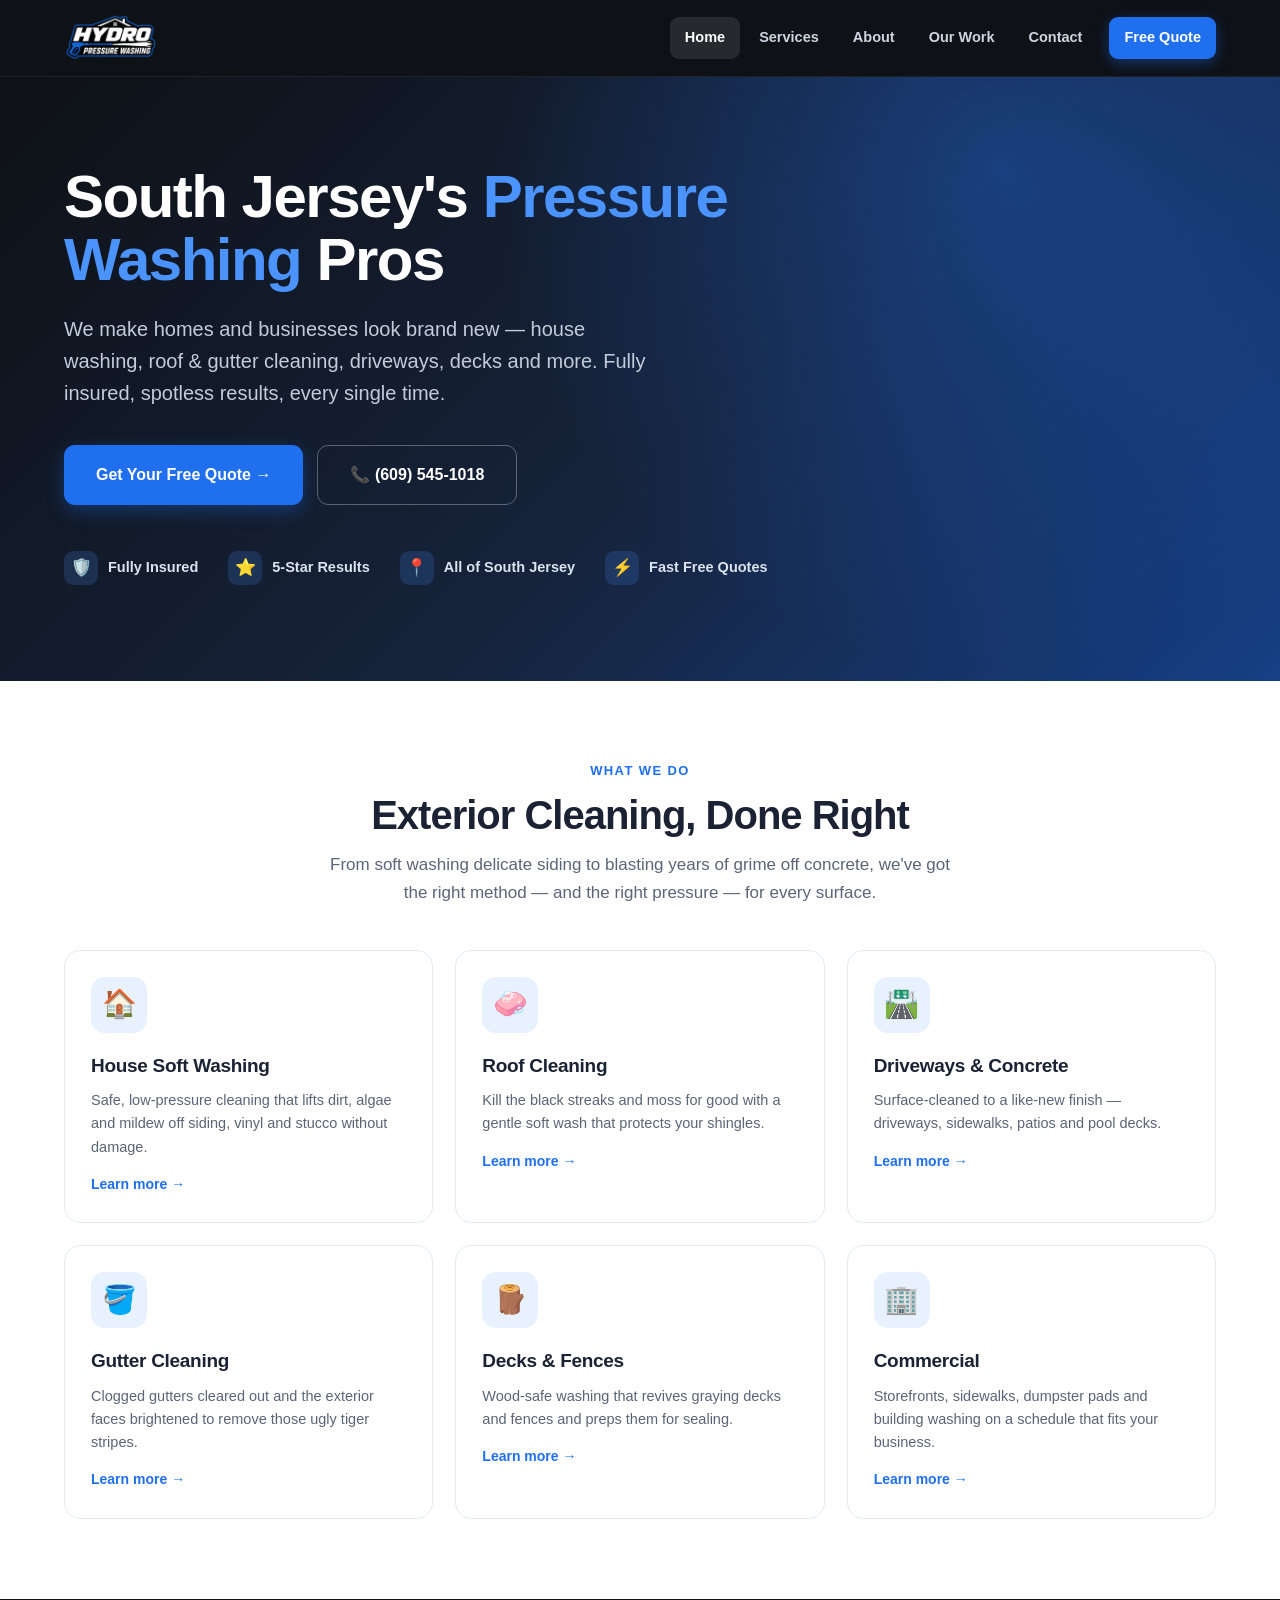
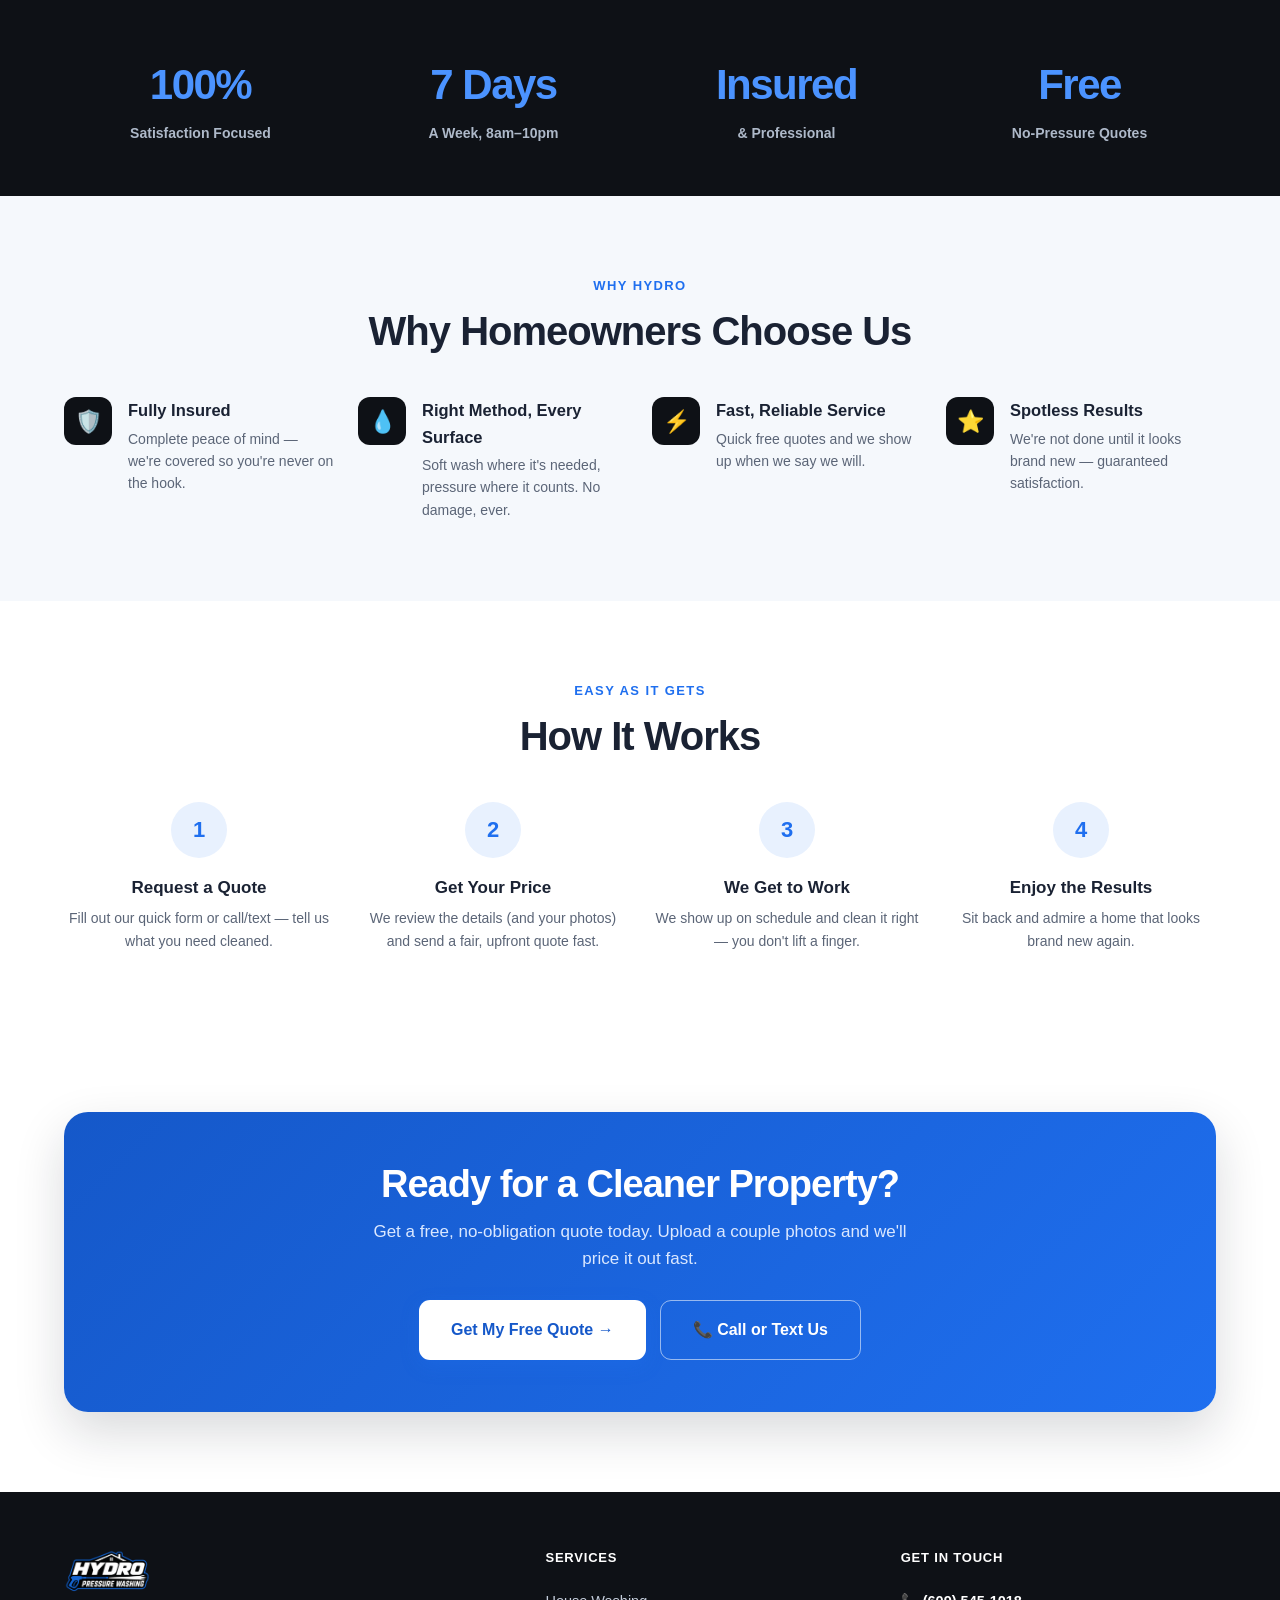
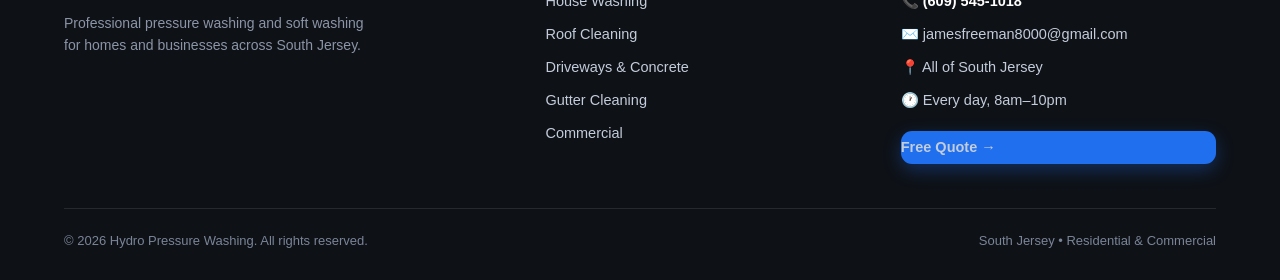
<file: index.html>
<!DOCTYPE html>
<html lang="en">
<head>
<!-- Google tag (gtag.js) -->
<script async src="https://www.googletagmanager.com/gtag/js?id=G-JZFVGB2BL7"></script>
<script>window.dataLayer=window.dataLayer||[];function gtag(){dataLayer.push(arguments);}gtag('js',new Date());gtag('config','G-JZFVGB2BL7');</script>
<meta charset="UTF-8">
<meta name="viewport" content="width=device-width, initial-scale=1.0">
<title>Pressure Washing South Jersey | Hydro Pressure Washing</title>
<meta name="description" content="Professional pressure washing & soft washing in South Jersey. House washing, roof cleaning, driveways, gutters & more. Free quotes — call or text (609) 545-1018.">
<link rel="canonical" href="https://hydropressurewashing.co/">
<meta property="og:type" content="website">
<meta property="og:title" content="Pressure Washing South Jersey | Hydro Pressure Washing">
<meta property="og:description" content="House washing, roof cleaning, driveways, gutters & more across South Jersey. Free quotes — call or text (609) 545-1018.">
<meta property="og:url" content="https://hydropressurewashing.co/">
<meta property="og:image" content="https://hydropressurewashing.co/assets/logo.png">
<meta name="twitter:card" content="summary_large_image">
<script type="application/ld+json">
{"@context":"https://schema.org","@type":"HomeAndConstructionBusiness","name":"Hydro Pressure Washing","image":"https://hydropressurewashing.co/assets/logo.png","url":"https://hydropressurewashing.co/","telephone":"+16095451018","email":"jamesfreeman8000@gmail.com","priceRange":"$$","areaServed":{"@type":"AdministrativeArea","name":"South Jersey"},"address":{"@type":"PostalAddress","addressRegion":"NJ","addressCountry":"US"},"openingHoursSpecification":[{"@type":"OpeningHoursSpecification","dayOfWeek":["Monday","Tuesday","Wednesday","Thursday","Friday","Saturday","Sunday"],"opens":"08:00","closes":"22:00"}],"makesOffer":[{"@type":"Offer","itemOffered":{"@type":"Service","name":"House Washing"}},{"@type":"Offer","itemOffered":{"@type":"Service","name":"Roof Cleaning"}},{"@type":"Offer","itemOffered":{"@type":"Service","name":"Driveway & Concrete Cleaning"}},{"@type":"Offer","itemOffered":{"@type":"Service","name":"Gutter Cleaning"}},{"@type":"Offer","itemOffered":{"@type":"Service","name":"Commercial Pressure Washing"}}]}
</script>
<link rel="icon" type="image/png" href="assets/favicon.png">
<link rel="apple-touch-icon" href="assets/favicon.png">
<link rel="stylesheet" href="assets/site.css">
</head>
<body>
<div id="site-nav"></div>

<!-- ===== HERO ===== -->
<header class="hero">
  <div class="hero-inner">
    <h1>South Jersey's <span class="hl">Pressure Washing</span> Pros</h1>
    <p class="sub">We make homes and businesses look brand new — house washing, roof & gutter cleaning, driveways, decks and more. Fully insured, spotless results, every single time.</p>
    <div class="hero-cta">
      <a href="contact/#quote" class="btn btn-primary btn-lg">Get Your Free Quote →</a>
      <a href="tel:+16095451018" class="btn btn-ghost btn-lg">📞 (609) 545-1018</a>
    </div>
    <div class="hero-trust">
      <div class="t"><span class="ic">🛡️</span> Fully Insured</div>
      <div class="t"><span class="ic">⭐</span> 5-Star Results</div>
      <div class="t"><span class="ic">📍</span> All of South Jersey</div>
      <div class="t"><span class="ic">⚡</span> Fast Free Quotes</div>
    </div>
  </div>
</header>

<!-- ===== SERVICES PREVIEW ===== -->
<section class="section">
  <div class="wrap center">
    <div class="eyebrow">What We Do</div>
    <h2>Exterior Cleaning, Done Right</h2>
    <p class="lead">From soft washing delicate siding to blasting years of grime off concrete, we've got the right method — and the right pressure — for every surface.</p>
    <div class="svc-grid" style="text-align:left">
      <div class="svc-card reveal"><div class="svc-ic">🏠</div><h3>House Soft Washing</h3><p>Safe, low-pressure cleaning that lifts dirt, algae and mildew off siding, vinyl and stucco without damage.</p><a href="services/" class="lnk">Learn more →</a></div>
      <div class="svc-card reveal"><div class="svc-ic">🧼</div><h3>Roof Cleaning</h3><p>Kill the black streaks and moss for good with a gentle soft wash that protects your shingles.</p><a href="services/" class="lnk">Learn more →</a></div>
      <div class="svc-card reveal"><div class="svc-ic">🛣️</div><h3>Driveways & Concrete</h3><p>Surface-cleaned to a like-new finish — driveways, sidewalks, patios and pool decks.</p><a href="services/" class="lnk">Learn more →</a></div>
      <div class="svc-card reveal"><div class="svc-ic">🪣</div><h3>Gutter Cleaning</h3><p>Clogged gutters cleared out and the exterior faces brightened to remove those ugly tiger stripes.</p><a href="services/" class="lnk">Learn more →</a></div>
      <div class="svc-card reveal"><div class="svc-ic">🪵</div><h3>Decks & Fences</h3><p>Wood-safe washing that revives graying decks and fences and preps them for sealing.</p><a href="services/" class="lnk">Learn more →</a></div>
      <div class="svc-card reveal"><div class="svc-ic">🏢</div><h3>Commercial</h3><p>Storefronts, sidewalks, dumpster pads and building washing on a schedule that fits your business.</p><a href="services/" class="lnk">Learn more →</a></div>
    </div>
  </div>
</section>

<!-- ===== STATS ===== -->
<section class="stats">
  <div class="stats-inner">
    <div class="stat"><div class="n">100%</div><div class="l">Satisfaction Focused</div></div>
    <div class="stat"><div class="n">7 Days</div><div class="l">A Week, 8am–10pm</div></div>
    <div class="stat"><div class="n">Insured</div><div class="l">& Professional</div></div>
    <div class="stat"><div class="n">Free</div><div class="l">No-Pressure Quotes</div></div>
  </div>
</section>

<!-- ===== WHY US ===== -->
<section class="section gray">
  <div class="wrap">
    <div class="center"><div class="eyebrow">Why Hydro</div><h2>Why Homeowners Choose Us</h2></div>
    <div class="why-grid">
      <div class="why reveal"><div class="wi">🛡️</div><div><h4>Fully Insured</h4><p>Complete peace of mind — we're covered so you're never on the hook.</p></div></div>
      <div class="why reveal"><div class="wi">💧</div><div><h4>Right Method, Every Surface</h4><p>Soft wash where it's needed, pressure where it counts. No damage, ever.</p></div></div>
      <div class="why reveal"><div class="wi">⚡</div><div><h4>Fast, Reliable Service</h4><p>Quick free quotes and we show up when we say we will.</p></div></div>
      <div class="why reveal"><div class="wi">⭐</div><div><h4>Spotless Results</h4><p>We're not done until it looks brand new — guaranteed satisfaction.</p></div></div>
    </div>
  </div>
</section>

<!-- ===== HOW IT WORKS ===== -->
<section class="section">
  <div class="wrap">
    <div class="center"><div class="eyebrow">Easy As It Gets</div><h2>How It Works</h2></div>
    <div class="steps">
      <div class="step reveal"><div class="num">1</div><h4>Request a Quote</h4><p>Fill out our quick form or call/text — tell us what you need cleaned.</p></div>
      <div class="step reveal"><div class="num">2</div><h4>Get Your Price</h4><p>We review the details (and your photos) and send a fair, upfront quote fast.</p></div>
      <div class="step reveal"><div class="num">3</div><h4>We Get to Work</h4><p>We show up on schedule and clean it right — you don't lift a finger.</p></div>
      <div class="step reveal"><div class="num">4</div><h4>Enjoy the Results</h4><p>Sit back and admire a home that looks brand new again.</p></div>
    </div>
  </div>
</section>

<!-- ===== TESTIMONIALS (hidden for now — remove the comment markers below to show reviews again) =====
<section class="section gray">
  <div class="wrap">
    <div class="center"><div class="eyebrow">Happy Customers</div><h2>What People Say</h2></div>
    <div class="quotes-grid">
      <div class="qcard reveal"><div class="stars">★★★★★</div><p>"My house siding was covered in green algae and now it looks brand new. Showed up on time and were super professional. Highly recommend!"</p><div class="who">Sarah M.</div><div class="where">Washington Township, NJ</div></div>
      <div class="qcard reveal"><div class="stars">★★★★★</div><p>"Did our driveway and walkway — the difference is night and day. Fair price and great communication the whole way through."</p><div class="who">Mike D.</div><div class="where">Vineland, NJ</div></div>
      <div class="qcard reveal"><div class="stars">★★★★★</div><p>"We use them for our storefront and they're always reliable. Our windows and sidewalk have never looked better. Great local company."</p><div class="who">The Corner Café</div><div class="where">Cherry Hill, NJ</div></div>
    </div>
  </div>
</section>
===== END TESTIMONIALS ===== -->

<!-- ===== CTA ===== -->
<section class="section">
  <div class="wrap">
    <div class="cta-band">
      <h2>Ready for a Cleaner Property?</h2>
      <p>Get a free, no-obligation quote today. Upload a couple photos and we'll price it out fast.</p>
      <div class="btns">
        <a href="contact/#quote" class="btn btn-primary btn-lg">Get My Free Quote →</a>
        <a href="tel:+16095451018" class="btn btn-ghost btn-lg">📞 Call or Text Us</a>
      </div>
    </div>
  </div>
</section>

<div id="site-footer"></div>
<script src="assets/site.js"></script>
<script>HydroSite.render({base:'', active:'home'});</script>
</body>
</html>
</file>
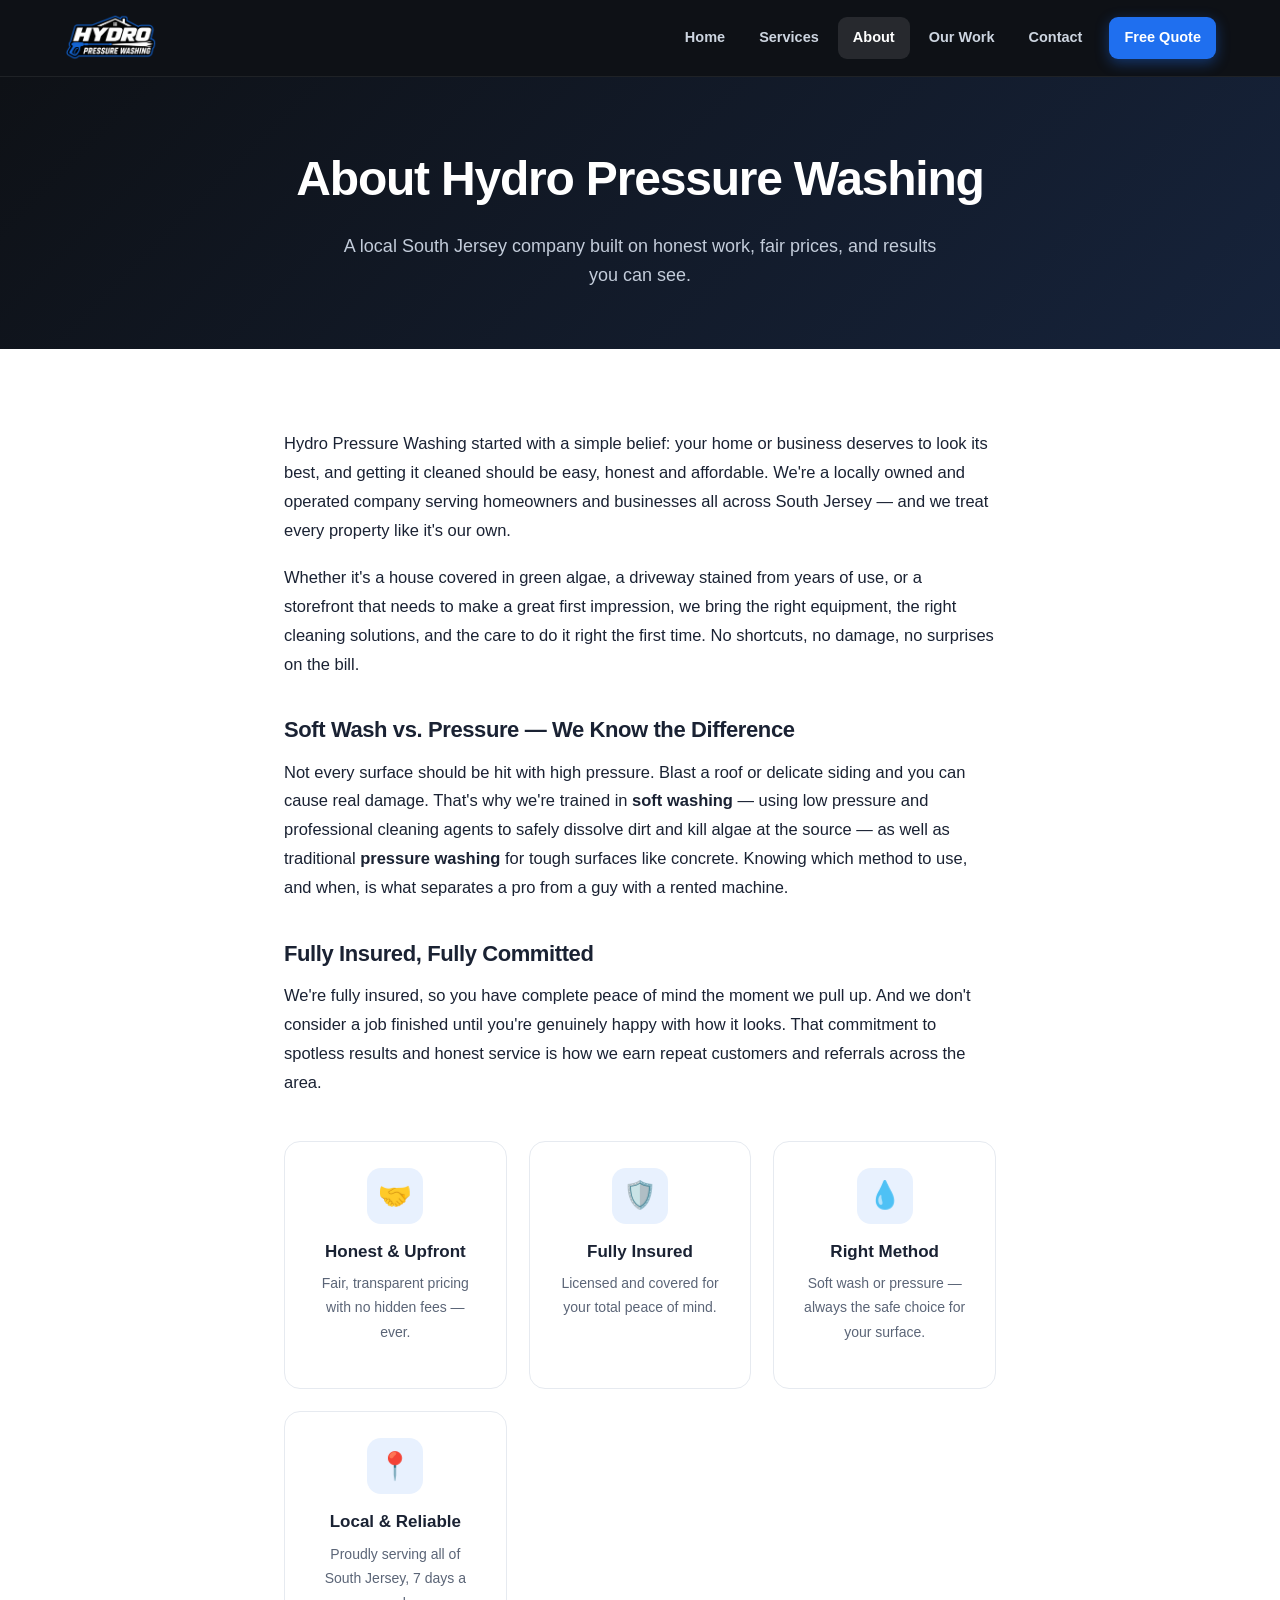
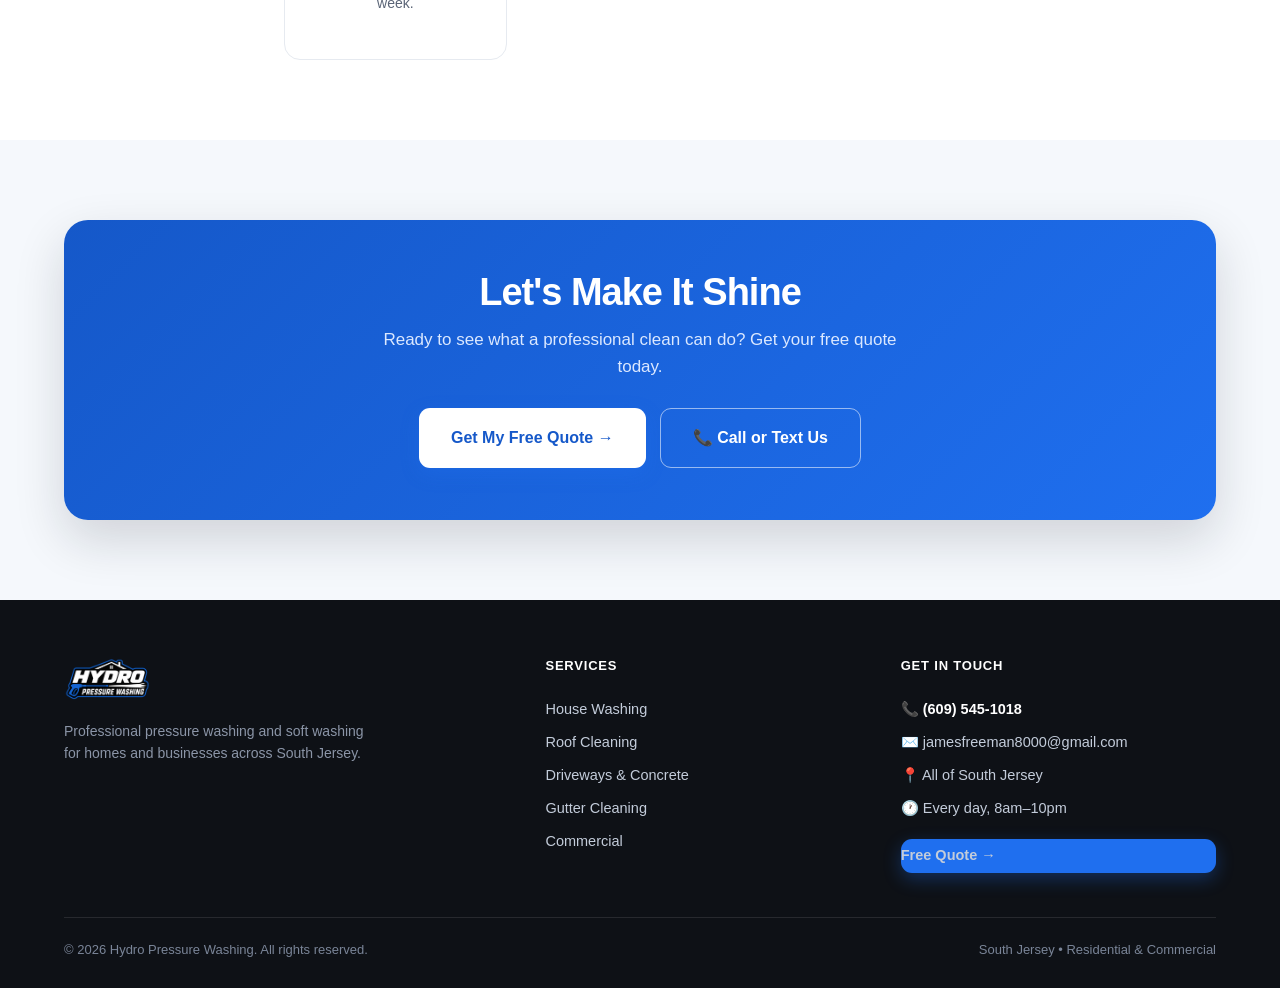
<file: about/index.html>
<!DOCTYPE html>
<html lang="en">
<head>
<!-- Google tag (gtag.js) -->
<script async src="https://www.googletagmanager.com/gtag/js?id=G-JZFVGB2BL7"></script>
<script>window.dataLayer=window.dataLayer||[];function gtag(){dataLayer.push(arguments);}gtag('js',new Date());gtag('config','G-JZFVGB2BL7');</script>
<meta charset="UTF-8">
<meta name="viewport" content="width=device-width, initial-scale=1.0">
<title>About Us | Hydro Pressure Washing — South Jersey</title>
<meta name="description" content="Hydro Pressure Washing is a local, fully-insured South Jersey pressure washing company built on honest work, fair prices and spotless results.">
<link rel="canonical" href="https://hydropressurewashing.co/about/">
<meta property="og:type" content="website">
<meta property="og:title" content="About Us | Hydro Pressure Washing — South Jersey">
<meta property="og:description" content="A local, fully-insured South Jersey pressure washing company built on honest work, fair prices and spotless results.">
<meta property="og:url" content="https://hydropressurewashing.co/about/">
<meta property="og:image" content="https://hydropressurewashing.co/assets/logo.png">
<link rel="icon" type="image/png" href="../assets/favicon.png">
<link rel="apple-touch-icon" href="../assets/favicon.png">
<link rel="stylesheet" href="../assets/site.css">
<style>
.page-hero{background:linear-gradient(135deg,#0e1116,#16233b);color:#fff;padding:64px 0 60px;text-align:center}
.page-hero h1{font-size:clamp(30px,5vw,48px);font-weight:900;letter-spacing:-1.2px}
.page-hero p{color:#c3ccda;font-size:18px;margin-top:14px;max-width:620px;margin-left:auto;margin-right:auto}
.story{max-width:760px;margin:0 auto}
.story p{font-size:16.5px;color:var(--text);margin-bottom:18px;line-height:1.75}
.story h3{font-size:22px;font-weight:800;margin:34px 0 10px;letter-spacing:-.4px}
.values{display:grid;grid-template-columns:repeat(auto-fit,minmax(220px,1fr));gap:22px;margin-top:44px}
.value{background:#fff;border:1px solid var(--border);border-radius:var(--radius);padding:26px;text-align:center}
.value .vi{width:56px;height:56px;border-radius:14px;background:var(--blue-l);display:flex;align-items:center;justify-content:center;font-size:27px;margin:0 auto 14px}
.value h4{font-size:17px;font-weight:800}
.value p{color:var(--text-2);font-size:14px;margin-top:6px}
</style>
</head>
<body>
<div id="site-nav"></div>

<header class="page-hero">
  <div class="wrap">
    <h1>About Hydro Pressure Washing</h1>
    <p>A local South Jersey company built on honest work, fair prices, and results you can see.</p>
  </div>
</header>

<section class="section">
  <div class="wrap story">
    <p>Hydro Pressure Washing started with a simple belief: your home or business deserves to look its best, and getting it cleaned should be easy, honest and affordable. We're a locally owned and operated company serving homeowners and businesses all across South Jersey — and we treat every property like it's our own.</p>

    <p>Whether it's a house covered in green algae, a driveway stained from years of use, or a storefront that needs to make a great first impression, we bring the right equipment, the right cleaning solutions, and the care to do it right the first time. No shortcuts, no damage, no surprises on the bill.</p>

    <h3>Soft Wash vs. Pressure — We Know the Difference</h3>
    <p>Not every surface should be hit with high pressure. Blast a roof or delicate siding and you can cause real damage. That's why we're trained in <b>soft washing</b> — using low pressure and professional cleaning agents to safely dissolve dirt and kill algae at the source — as well as traditional <b>pressure washing</b> for tough surfaces like concrete. Knowing which method to use, and when, is what separates a pro from a guy with a rented machine.</p>

    <h3>Fully Insured, Fully Committed</h3>
    <p>We're fully insured, so you have complete peace of mind the moment we pull up. And we don't consider a job finished until you're genuinely happy with how it looks. That commitment to spotless results and honest service is how we earn repeat customers and referrals across the area.</p>

    <div class="values">
      <div class="value reveal"><div class="vi">🤝</div><h4>Honest & Upfront</h4><p>Fair, transparent pricing with no hidden fees — ever.</p></div>
      <div class="value reveal"><div class="vi">🛡️</div><h4>Fully Insured</h4><p>Licensed and covered for your total peace of mind.</p></div>
      <div class="value reveal"><div class="vi">💧</div><h4>Right Method</h4><p>Soft wash or pressure — always the safe choice for your surface.</p></div>
      <div class="value reveal"><div class="vi">📍</div><h4>Local & Reliable</h4><p>Proudly serving all of South Jersey, 7 days a week.</p></div>
    </div>
  </div>
</section>

<section class="section gray">
  <div class="wrap">
    <div class="cta-band">
      <h2>Let's Make It Shine</h2>
      <p>Ready to see what a professional clean can do? Get your free quote today.</p>
      <div class="btns">
        <a href="../contact/#quote" class="btn btn-primary btn-lg">Get My Free Quote →</a>
        <a href="tel:+16095451018" class="btn btn-ghost btn-lg">📞 Call or Text Us</a>
      </div>
    </div>
  </div>
</section>

<div id="site-footer"></div>
<script src="../assets/site.js"></script>
<script>HydroSite.render({base:'../', active:'about'});</script>
</body>
</html>
</file>
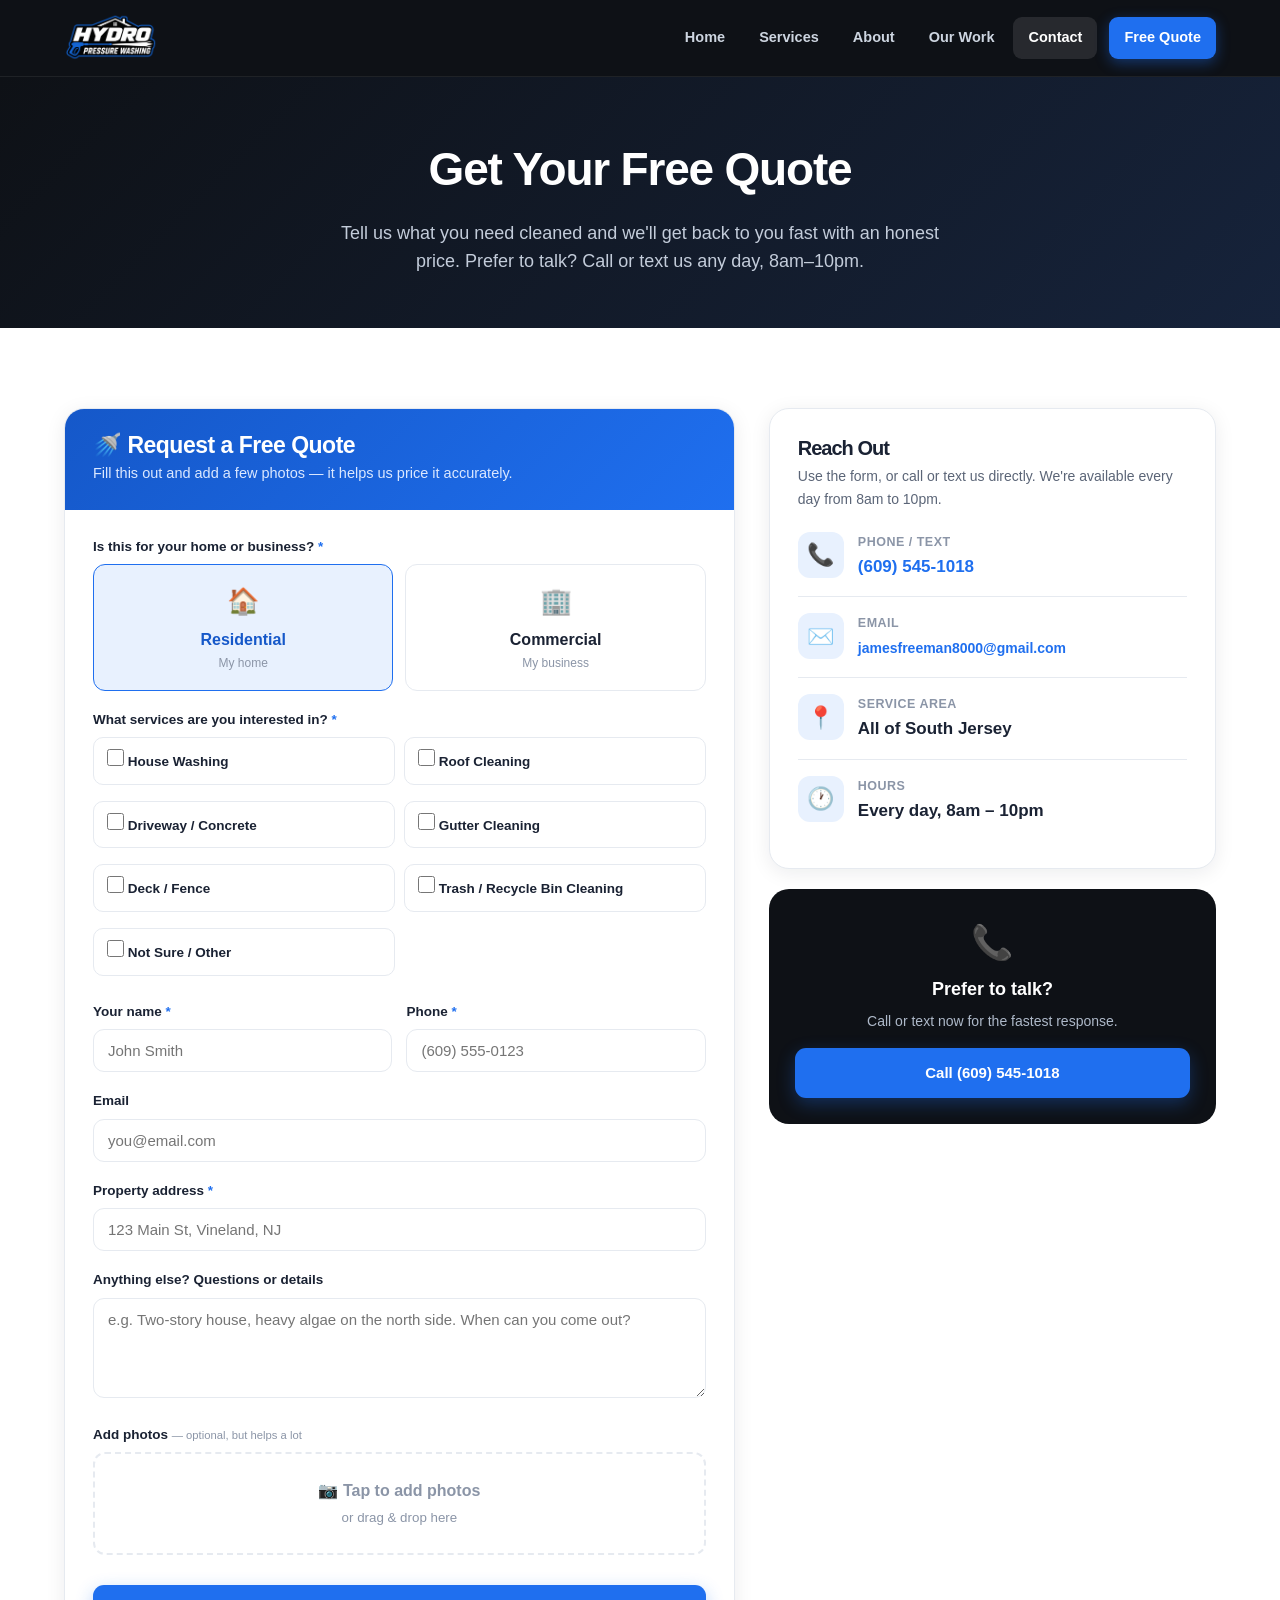
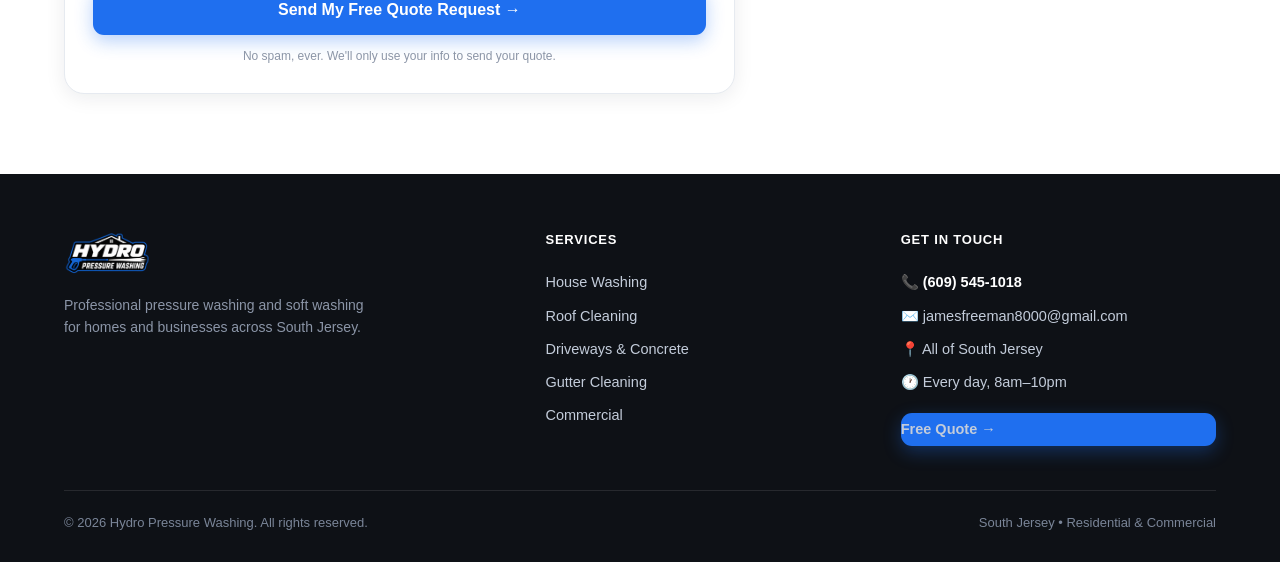
<file: contact/index.html>
<!DOCTYPE html>
<html lang="en">
<head>
<!-- Google tag (gtag.js) -->
<script async src="https://www.googletagmanager.com/gtag/js?id=G-JZFVGB2BL7"></script>
<script>window.dataLayer=window.dataLayer||[];function gtag(){dataLayer.push(arguments);}gtag('js',new Date());gtag('config','G-JZFVGB2BL7');</script>
<meta charset="UTF-8">
<meta name="viewport" content="width=device-width, initial-scale=1.0">
<title>Free Pressure Washing Quote | South Jersey | Hydro</title>
<meta name="description" content="Get a free pressure washing quote in South Jersey. Fill out the form with photos, or call/text (609) 545-1018. Available every day 8am–10pm.">
<link rel="canonical" href="https://hydropressurewashing.co/contact/">
<meta property="og:type" content="website">
<meta property="og:title" content="Free Pressure Washing Quote | South Jersey | Hydro">
<meta property="og:description" content="Get a free quote — fill out the form with photos, or call/text (609) 545-1018. Every day 8am–10pm.">
<meta property="og:url" content="https://hydropressurewashing.co/contact/">
<meta property="og:image" content="https://hydropressurewashing.co/assets/logo.png">
<script type="application/ld+json">
{"@context":"https://schema.org","@type":"HomeAndConstructionBusiness","name":"Hydro Pressure Washing","image":"https://hydropressurewashing.co/assets/logo.png","url":"https://hydropressurewashing.co/","telephone":"+16095451018","email":"jamesfreeman8000@gmail.com","priceRange":"$$","areaServed":{"@type":"AdministrativeArea","name":"South Jersey"},"address":{"@type":"PostalAddress","addressRegion":"NJ","addressCountry":"US"},"openingHoursSpecification":[{"@type":"OpeningHoursSpecification","dayOfWeek":["Monday","Tuesday","Wednesday","Thursday","Friday","Saturday","Sunday"],"opens":"08:00","closes":"22:00"}]}
</script>
<link rel="icon" type="image/png" href="../assets/favicon.png">
<link rel="apple-touch-icon" href="../assets/favicon.png">
<link rel="stylesheet" href="../assets/site.css">
<style>
.page-hero{background:linear-gradient(135deg,#0e1116,#16233b);color:#fff;padding:56px 0 52px;text-align:center}
.page-hero h1{font-size:clamp(30px,5vw,46px);font-weight:900;letter-spacing:-1.2px}
.page-hero p{color:#c3ccda;font-size:18px;margin-top:12px;max-width:600px;margin-left:auto;margin-right:auto}
.contact-grid{display:grid;grid-template-columns:1.5fr 1fr;gap:34px;align-items:start}
@media(max-width:900px){.contact-grid{grid-template-columns:1fr}}
.quote-card{background:#fff;border:1px solid var(--border);border-radius:20px;box-shadow:var(--shadow);overflow:hidden}
.quote-head{background:linear-gradient(135deg,#1558c9,#1f6fef);color:#fff;padding:24px 28px}
.quote-head h2{font-size:23px;font-weight:900;letter-spacing:-.5px;color:#fff}
.quote-head p{color:#dbe8ff;font-size:14.5px;margin-top:4px}
.quote-body{padding:26px 28px}
.fld{margin-bottom:18px}
.fld label{display:block;font-weight:700;font-size:13.5px;margin-bottom:7px;color:var(--text)}
.fld label .req{color:var(--blue)}
.fld input[type=text],.fld input[type=email],.fld input[type=tel],.fld textarea{width:100%;padding:12px 14px;border:1.5px solid var(--border);border-radius:11px;font-size:15px;font-family:inherit;outline:none;transition:.13s}
.fld input:focus,.fld textarea:focus{border-color:var(--blue);box-shadow:0 0 0 3px var(--blue-l)}
.fld textarea{resize:vertical;min-height:100px}
.frow{display:grid;grid-template-columns:1fr 1fr;gap:14px}
@media(max-width:560px){.frow{grid-template-columns:1fr}}
.toggle-row{display:grid;grid-template-columns:1fr 1fr;gap:12px}
.toggle{border:1.5px solid var(--border);border-radius:12px;padding:16px;text-align:center;cursor:pointer;font-weight:700;transition:.13s;user-select:none}
.toggle .ti{font-size:26px;display:block;margin-bottom:4px}
.toggle small{display:block;font-weight:500;color:var(--text-3);font-size:12px;margin-top:2px}
.toggle.sel{border-color:var(--blue);background:var(--blue-l);color:var(--blue-d)}
.svc-checks{display:grid;grid-template-columns:1fr 1fr;gap:9px}
@media(max-width:560px){.svc-checks{grid-template-columns:1fr}}
.svc-check{display:flex;align-items:center;gap:9px;border:1.5px solid var(--border);border-radius:10px;padding:11px 13px;cursor:pointer;font-size:14px;font-weight:600;transition:.12s}
.svc-check:hover{border-color:#cfe0fa}
.svc-check.sel{border-color:var(--blue);background:var(--blue-l)}
.svc-check input{width:17px;height:17px;accent-color:var(--blue)}
.drop{border:2px dashed var(--border);border-radius:12px;padding:24px;text-align:center;color:var(--text-3);cursor:pointer;transition:.13s}
.drop:hover,.drop.drag{border-color:var(--blue);background:var(--blue-l);color:var(--blue-d)}
.thumbs{display:grid;grid-template-columns:repeat(auto-fill,minmax(72px,1fr));gap:8px;margin-top:12px}
.thumb{position:relative;aspect-ratio:1;border-radius:9px;overflow:hidden;border:1px solid var(--border)}
.thumb img{width:100%;height:100%;object-fit:cover}
.thumb button{position:absolute;top:3px;right:3px;background:rgba(0,0,0,.6);color:#fff;border:none;border-radius:6px;width:20px;height:20px;cursor:pointer;font-size:12px;line-height:1}
.submit-btn{width:100%;justify-content:center;font-size:16px;padding:16px}
.info-card{background:#fff;border:1px solid var(--border);border-radius:20px;padding:28px;box-shadow:var(--shadow)}
.info-item{display:flex;gap:14px;align-items:flex-start;padding:16px 0;border-bottom:1px solid var(--border)}
.info-item:last-child{border-bottom:none}
.info-item .ii{width:46px;height:46px;border-radius:12px;background:var(--blue-l);display:flex;align-items:center;justify-content:center;font-size:22px;flex-shrink:0}
.info-item .il{font-size:12.5px;color:var(--text-3);font-weight:700;text-transform:uppercase;letter-spacing:.5px}
.info-item .iv{font-size:17px;font-weight:800;color:var(--text);margin-top:1px}
.info-item .iv a{color:var(--blue)}
.success{text-align:center;padding:40px 24px}
.success .si{font-size:56px}
.success h2{font-size:26px;font-weight:900;color:var(--text);margin:10px 0 6px}
.success p{color:var(--text-2);font-size:16px}
.err-msg{background:var(--blue-l);color:var(--blue-d);padding:11px 14px;border-radius:10px;font-size:13.5px;font-weight:600;margin-bottom:16px}
.spinner{width:17px;height:17px;border:2px solid rgba(255,255,255,.4);border-top-color:#fff;border-radius:50%;animation:sp .6s linear infinite;display:inline-block}
@keyframes sp{to{transform:rotate(360deg)}}
</style>
</head>
<body>
<div id="site-nav"></div>

<header class="page-hero">
  <div class="wrap">
    <h1>Get Your Free Quote</h1>
    <p>Tell us what you need cleaned and we'll get back to you fast with an honest price. Prefer to talk? Call or text us any day, 8am–10pm.</p>
  </div>
</header>

<section class="section" id="quote">
  <div class="wrap contact-grid">

    <!-- FORM -->
    <div class="quote-card">
      <div class="quote-head">
        <h2>🚿 Request a Free Quote</h2>
        <p>Fill this out and add a few photos — it helps us price it accurately.</p>
      </div>
      <div class="quote-body" id="formWrap">
        <form id="quoteForm" onsubmit="return submitQuote(event)">
          <div id="errBox"></div>

          <div class="fld">
            <label>Is this for your home or business? <span class="req">*</span></label>
            <div class="toggle-row">
              <div class="toggle sel" data-type="Residential" onclick="pickType(this)"><span class="ti">🏠</span>Residential<small>My home</small></div>
              <div class="toggle" data-type="Commercial" onclick="pickType(this)"><span class="ti">🏢</span>Commercial<small>My business</small></div>
            </div>
          </div>

          <div class="fld">
            <label>What services are you interested in? <span class="req">*</span></label>
            <div class="svc-checks" id="svcChecks"><!-- filled by JS based on Residential/Commercial --></div>
          </div>

          <div class="frow">
            <div class="fld"><label>Your name <span class="req">*</span></label><input type="text" id="q_name" placeholder="John Smith" required></div>
            <div class="fld"><label>Phone <span class="req">*</span></label><input type="tel" id="q_phone" placeholder="(609) 555-0123" required></div>
          </div>
          <div class="fld"><label>Email</label><input type="email" id="q_email" placeholder="you@email.com"></div>
          <div class="fld"><label>Property address <span class="req">*</span></label><input type="text" id="q_address" placeholder="123 Main St, Vineland, NJ" required></div>

          <div class="fld"><label>Anything else? Questions or details</label>
            <textarea id="q_message" placeholder="e.g. Two-story house, heavy algae on the north side. When can you come out?"></textarea>
          </div>

          <div class="fld">
            <label>Add photos <small style="font-weight:500;color:var(--text-3)">— optional, but helps a lot</small></label>
            <div class="drop" id="dropZone" onclick="document.getElementById('photoInput').click()">
              📷 <b>Tap to add photos</b><br><small>or drag &amp; drop here</small>
            </div>
            <input type="file" id="photoInput" accept="image/*" multiple hidden onchange="handleFiles(this.files)">
            <div class="thumbs" id="thumbs"></div>
          </div>

          <button type="submit" class="btn btn-primary submit-btn" id="submitBtn">Send My Free Quote Request →</button>
          <p style="font-size:12px;color:var(--text-3);text-align:center;margin-top:12px">No spam, ever. We'll only use your info to send your quote.</p>
        </form>
      </div>
    </div>

    <!-- INFO -->
    <div>
      <div class="info-card">
        <h2 style="font-size:20px;font-weight:900;margin-bottom:6px">Reach Out</h2>
        <p style="color:var(--text-2);font-size:14px;margin-bottom:6px">Use the form, or call or text us directly. We're available every day from 8am to 10pm.</p>
        <div class="info-item"><div class="ii">📞</div><div><div class="il">Phone / Text</div><div class="iv"><a href="tel:+16095451018">(609) 545-1018</a></div></div></div>
        <div class="info-item"><div class="ii">✉️</div><div><div class="il">Email</div><div class="iv"><a href="mailto:jamesfreeman8000@gmail.com" style="font-size:14px">jamesfreeman8000@gmail.com</a></div></div></div>
        <div class="info-item"><div class="ii">📍</div><div><div class="il">Service Area</div><div class="iv">All of South Jersey</div></div></div>
        <div class="info-item"><div class="ii">🕐</div><div><div class="il">Hours</div><div class="iv">Every day, 8am – 10pm</div></div></div>
      </div>
      <div style="background:var(--ink);color:#fff;border-radius:20px;padding:26px;margin-top:20px;text-align:center">
        <div style="font-size:34px">📞</div>
        <div style="font-weight:800;font-size:18px;margin-top:6px">Prefer to talk?</div>
        <p style="color:#aeb9c9;font-size:14px;margin:6px 0 16px">Call or text now for the fastest response.</p>
        <a href="tel:+16095451018" class="btn btn-primary" style="width:100%;justify-content:center">Call (609) 545-1018</a>
      </div>
    </div>

  </div>
</section>

<div id="site-footer"></div>
<script src="../assets/site.js"></script>
<script src="../assets/config.js"></script>
<script>
HydroSite.render({base:'../', active:'contact'});

let selectedType='Residential';
let photos=[];  // array of data URLs

// Service options shown per property type
const SERVICES={
  Residential:[
    'House Washing','Roof Cleaning','Driveway / Concrete',
    'Gutter Cleaning','Deck / Fence','Trash / Recycle Bin Cleaning','Not Sure / Other'
  ],
  Commercial:[
    'Building / Storefront Washing','Concrete / Sidewalks','Dumpster Pad Cleaning',
    'Awning / Canopy','Fleet / Equipment','Not Sure / Other'
  ]
};

function renderServices(){
  const wrap=document.getElementById('svcChecks');
  wrap.innerHTML=SERVICES[selectedType].map(s=>
    `<label class="svc-check"><input type="checkbox" value="${s}"> ${s}</label>`).join('');
  // wire up highlight-on-check for the fresh checkboxes
  wrap.querySelectorAll('.svc-check input').forEach(cb=>{
    cb.addEventListener('change',()=>cb.closest('.svc-check').classList.toggle('sel',cb.checked));
  });
}

function pickType(el){
  document.querySelectorAll('.toggle').forEach(t=>t.classList.remove('sel'));
  el.classList.add('sel'); selectedType=el.dataset.type;
  renderServices();   // swap the service list to match Residential/Commercial
}
renderServices();     // initial render (Residential by default)

// drag & drop
const dz=document.getElementById('dropZone');
['dragover','dragenter'].forEach(ev=>dz.addEventListener(ev,e=>{e.preventDefault();dz.classList.add('drag');}));
['dragleave','drop'].forEach(ev=>dz.addEventListener(ev,e=>{e.preventDefault();dz.classList.remove('drag');}));
dz.addEventListener('drop',e=>handleFiles(e.dataTransfer.files));

function handleFiles(files){
  [...files].forEach(f=>{
    if(!f.type.startsWith('image/')) return;
    if(photos.length>=8){ return; }
    resizeImg(f,1280,.75).then(data=>{ photos.push(data); renderThumbs(); });
  });
}
function renderThumbs(){
  document.getElementById('thumbs').innerHTML=photos.map((p,i)=>
    `<div class="thumb"><img src="${p}"><button type="button" onclick="photos.splice(${i},1);renderThumbs()">✕</button></div>`).join('');
}
function resizeImg(file,max,q){
  return new Promise((res,rej)=>{const r=new FileReader();r.onload=()=>{const img=new Image();img.onload=()=>{let{width:w,height:h}=img;if(w>h&&w>max){h=h*max/w;w=max}else if(h>max){w=w*max/h;h=max}const c=document.createElement('canvas');c.width=w;c.height=h;c.getContext('2d').drawImage(img,0,0,w,h);res(c.toDataURL('image/jpeg',q))};img.onerror=rej;img.src=r.result};r.onerror=rej;r.readAsDataURL(file)});
}

function showErr(msg){ document.getElementById('errBox').innerHTML=`<div class="err-msg">⚠ ${msg}</div>`; }

async function submitQuote(e){
  e.preventDefault();
  document.getElementById('errBox').innerHTML='';
  const services=[...document.querySelectorAll('.svc-check input:checked')].map(c=>c.value);
  const name=document.getElementById('q_name').value.trim();
  const phone=document.getElementById('q_phone').value.trim();
  const address=document.getElementById('q_address').value.trim();
  if(!services.length){ showErr('Please pick at least one service.'); return false; }
  if(!name||!phone||!address){ showErr('Please fill in your name, phone and address.'); return false; }

  const btn=document.getElementById('submitBtn');
  btn.disabled=true; btn.innerHTML='<span class="spinner"></span> Sending…';

  const payload={
    action:'submitRequest',
    form:{ propertyType:selectedType, services, name, phone,
      email:document.getElementById('q_email').value.trim(),
      address, message:document.getElementById('q_message').value.trim(), photos }
  };

  try{
    if(!window.HYDRO_API_URL) throw new Error('not configured');
    // Apps Script doesn't return CORS headers, so we send with mode:'no-cors'.
    // The response is opaque (we can't read it), but the request DOES reach the
    // server and runs (email + save). We add a timeout so it can never hang.
    const ctrl=new AbortController();
    const timer=setTimeout(()=>ctrl.abort(), 15000);
    await fetch(window.HYDRO_API_URL,{
      method:'POST', mode:'no-cors',
      headers:{'Content-Type':'text/plain;charset=utf-8'},
      body:JSON.stringify(payload), signal:ctrl.signal
    });
    clearTimeout(timer);
    if(window.gtag) gtag('event','generate_lead',{value:1});
    showSuccess();
  }catch(err){
    // Fallback: open a prefilled email so the lead is never lost
    const body=encodeURIComponent(`New quote request\n\nName: ${name}\nPhone: ${phone}\nEmail: ${document.getElementById('q_email').value}\nAddress: ${address}\nProperty: ${selectedType}\nServices: ${services.join(', ')}\nMessage: ${document.getElementById('q_message').value}`);
    showSuccess(true);
    window.location.href=`mailto:jamesfreeman8000@gmail.com?subject=${encodeURIComponent('Quote Request — '+name)}&body=${body}`;
  }
  return false;
}
function showSuccess(viaEmail){
  document.getElementById('formWrap').innerHTML=`
    <div class="success">
      <div class="si">✅</div>
      <h2>Request Received!</h2>
      <p>Thanks${viaEmail?'':', we have your details'}. We will reach out shortly with your free quote.<br>Need it fast? Call or text <b>(609) 545-1018</b>.</p>
      <a href="../index.html" class="btn btn-primary btn-lg" style="margin-top:22px">Back to Home</a>
    </div>`;
  document.getElementById('formWrap').scrollIntoView({behavior:'smooth',block:'center'});
}
</script>
</body>
</html>
</file>
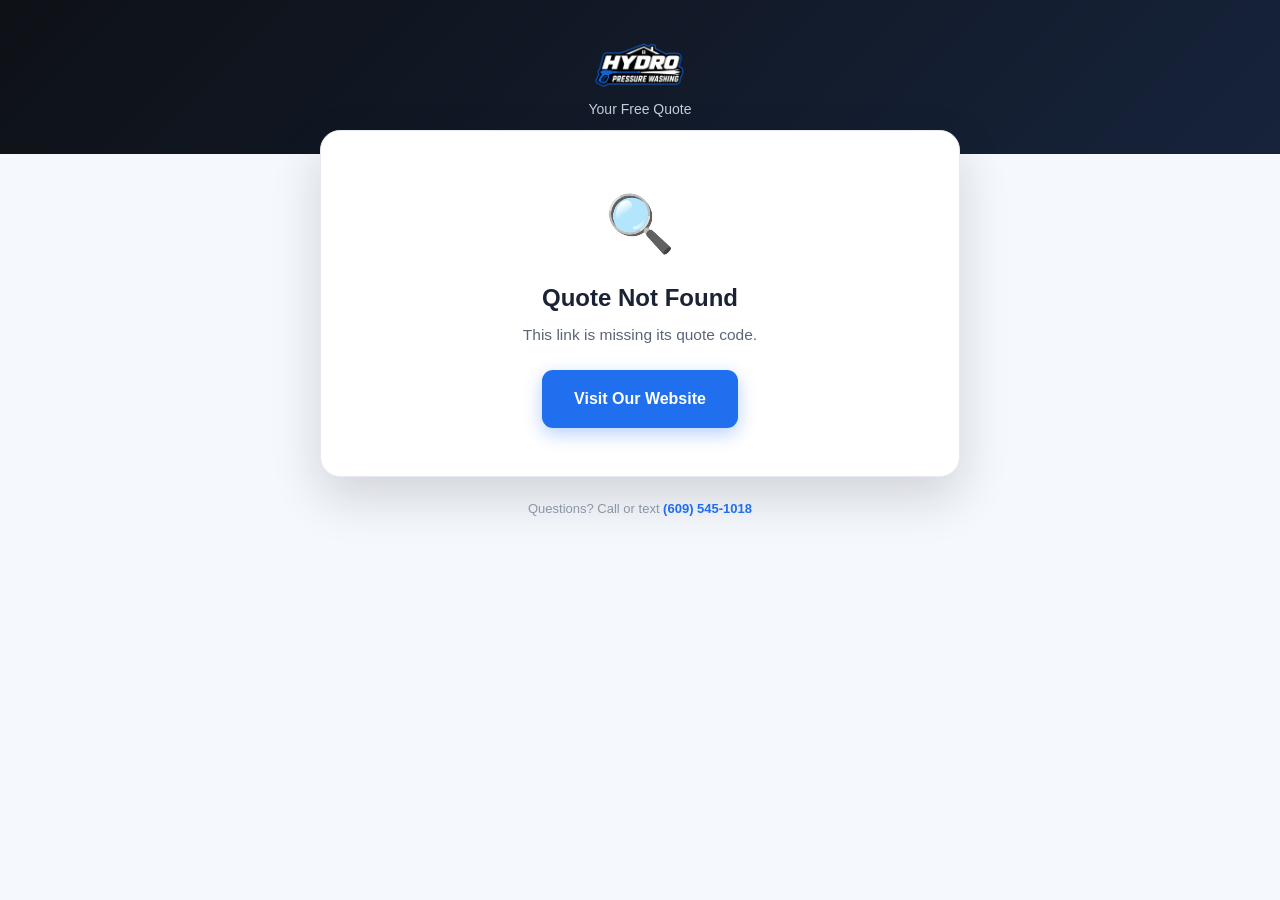
<file: quote/index.html>
<!DOCTYPE html>
<html lang="en">
<head>
<!-- Google tag (gtag.js) -->
<script async src="https://www.googletagmanager.com/gtag/js?id=G-JZFVGB2BL7"></script>
<script>window.dataLayer=window.dataLayer||[];function gtag(){dataLayer.push(arguments);}gtag('js',new Date());gtag('config','G-JZFVGB2BL7');</script>
<meta charset="UTF-8">
<meta name="viewport" content="width=device-width, initial-scale=1.0">
<title>Your Quote | Hydro Pressure Washing</title>
<meta name="robots" content="noindex">
<link rel="icon" type="image/png" href="../assets/favicon.png">
<link rel="stylesheet" href="../assets/site.css">
<style>
.q-hero{background:linear-gradient(135deg,#0e1116,#16233b);color:#fff;padding:40px 0 34px;text-align:center}
.q-hero img{height:52px;margin:0 auto 6px}
.q-wrap{max-width:680px;margin:-24px auto 60px;padding:0 20px}
.q-card{background:#fff;border:1px solid var(--border);border-radius:20px;box-shadow:var(--shadow-lg);overflow:hidden}
.q-top{padding:26px 30px;border-bottom:1px solid var(--border);display:flex;justify-content:space-between;align-items:flex-start;flex-wrap:wrap;gap:12px}
.q-top .lbl{font-size:12px;color:var(--text-3);font-weight:700;text-transform:uppercase;letter-spacing:.6px}
.q-top .num{font-size:24px;font-weight:900;letter-spacing:-.6px;color:var(--blue)}
.q-body{padding:26px 30px}
.q-meta{display:flex;gap:26px;flex-wrap:wrap;margin-bottom:22px}
.q-meta .m .l{font-size:11.5px;color:var(--text-3);font-weight:700;text-transform:uppercase;letter-spacing:.4px}
.q-meta .m .v{font-size:15px;font-weight:700;margin-top:2px}
table.q-items{width:100%;border-collapse:collapse;margin:6px 0 4px}
table.q-items th{text-align:left;font-size:11px;text-transform:uppercase;letter-spacing:.5px;color:var(--text-3);padding:9px 8px;border-bottom:2px solid var(--border)}
table.q-items td{padding:12px 8px;border-bottom:1px solid var(--border);font-size:14.5px}
table.q-items td.r,table.q-items th.r{text-align:right}
.q-tot{margin-left:auto;width:260px;margin-top:16px}
.q-tot .row{display:flex;justify-content:space-between;padding:6px 0;font-size:14.5px}
.q-tot .row.grand{border-top:2px solid var(--ink);margin-top:8px;padding-top:12px;font-size:20px;font-weight:900}
.q-notes{margin-top:22px;padding:16px 18px;background:var(--bg-2);border-radius:12px;font-size:14px;color:var(--text-2)}
.q-actions{padding:24px 30px;border-top:1px solid var(--border);background:var(--bg-2);text-align:center}
.q-actions .ttl{font-weight:800;font-size:17px;margin-bottom:4px}
.q-actions .sub{color:var(--text-3);font-size:13.5px;margin-bottom:18px}
.q-btns{display:flex;gap:12px;justify-content:center;flex-wrap:wrap}
.btn-accept{background:var(--green,#12a150);color:#fff;padding:15px 34px;border-radius:12px;font-weight:800;font-size:16px;border:none;cursor:pointer;transition:.15s}
.btn-accept:hover{background:#0d8a43;transform:translateY(-1px)}
.btn-decline{background:#fff;color:var(--text-2);padding:15px 28px;border-radius:12px;font-weight:700;font-size:15px;border:1.5px solid var(--border-strong,#d4dae4);cursor:pointer}
.btn-decline:hover{background:#f5f7fa}
.state{text-align:center;padding:48px 24px}
.state .ic{font-size:56px;margin-bottom:10px}
.state h2{font-size:24px;font-weight:900;color:var(--text)}
.state p{color:var(--text-2);font-size:15.5px;margin-top:6px}
.spinner{width:30px;height:30px;border:3px solid var(--border);border-top-color:var(--blue);border-radius:50%;animation:sp .7s linear infinite;margin:0 auto 16px}
@keyframes sp{to{transform:rotate(360deg)}}
.q-foot{text-align:center;color:var(--text-3);font-size:13px;margin-top:22px}
.q-foot a{color:var(--blue);font-weight:600}
.chip-status{display:inline-block;padding:4px 12px;border-radius:20px;font-size:12px;font-weight:800}
.cs-accepted{background:#e6f6ec;color:#0d7a3c}.cs-declined{background:#fdecea;color:#c0362d}.cs-open{background:#fdf3e0;color:#a86800}
</style>
</head>
<body style="background:var(--bg-2)">

<header class="q-hero">
  <img src="../assets/logo.png" alt="Hydro Pressure Washing">
  <div style="color:#c3ccda;font-size:14px">Your Free Quote</div>
</header>

<div class="q-wrap">
  <div class="q-card" id="card">
    <div class="state"><div class="spinner"></div><p>Loading your quote…</p></div>
  </div>
  <div class="q-foot">Questions? Call or text <a href="tel:+16095451018">(609) 545-1018</a></div>
</div>

<script src="../assets/config.js"></script>
<script>
const params=new URLSearchParams(location.search);
const token=params.get('token');
const card=document.getElementById('card');

function money(n){return '$'+(Number(n)||0).toLocaleString('en-US',{minimumFractionDigits:2,maximumFractionDigits:2});}
function esc(s){return String(s==null?'':s).replace(/[&<>"]/g,c=>({'&':'&amp;','<':'&lt;','>':'&gt;','"':'&quot;'}[c]));}
function fmtDate(d){if(!d)return '';const x=new Date(d+'T00:00:00');return x.toLocaleDateString('en-US',{month:'long',day:'numeric',year:'numeric'});}

function stateHtml(ic,title,msg){
  return `<div class="state"><div class="ic">${ic}</div><h2>${title}</h2><p>${msg}</p>
    <a href="../index.html" class="btn btn-primary btn-lg" style="margin-top:22px">Visit Our Website</a></div>`;
}

// Read-style call: needs the JSON response back. Has a timeout so it can't hang.
async function api(action,extra,timeoutMs){
  const ctrl=new AbortController();
  const timer=setTimeout(()=>ctrl.abort(), timeoutMs||18000);
  try{
    const res=await fetch(window.HYDRO_API_URL,{method:'POST',headers:{'Content-Type':'text/plain;charset=utf-8'},body:JSON.stringify(Object.assign({action,token},extra||{})),signal:ctrl.signal});
    return await res.json();
  } finally { clearTimeout(timer); }
}
// Fire-and-forget call: we don't need to read the response (avoids CORS hangs).
// Used for accept/decline — the request reaches the server and runs.
async function apiSend(action,extra){
  const ctrl=new AbortController();
  const timer=setTimeout(()=>ctrl.abort(), 12000);
  try{
    await fetch(window.HYDRO_API_URL,{method:'POST',mode:'no-cors',headers:{'Content-Type':'text/plain;charset=utf-8'},body:JSON.stringify(Object.assign({action,token},extra||{})),signal:ctrl.signal});
  } finally { clearTimeout(timer); }
}

async function load(){
  if(!token){ card.innerHTML=stateHtml('🔍','Quote Not Found','This link is missing its quote code.'); return; }
  let data=null;
  // Apps Script can be slow / occasionally drop the first request — try twice.
  for(let attempt=0; attempt<2; attempt++){
    try{ data=await api('getQuote'); if(data && data.quote) break; }
    catch(e){ /* timed out or failed — retry once */ }
    if(attempt===0) await new Promise(r=>setTimeout(r,1200));
  }
  if(!data){ card.innerHTML=stateHtml('⚠️','Taking Longer Than Usual','Please refresh the page, or call us at (609) 545-1018.'); return; }
  if(data.error || !data.quote){ card.innerHTML=stateHtml('🔍','Quote Not Found','This link may be invalid or expired. Call us at (609) 545-1018 and we will sort it out.'); return; }
  render(data.quote);
}

function render(q){
  currentQuote=q;   // remember it so accept/decline can update instantly
  const itemRows=(q.items||[]).map(i=>`<tr><td>${esc(i.desc)}</td><td class="r">${i.qty}</td><td class="r">${money(i.price)}</td><td class="r">${money((i.qty||0)*(i.price||0))}</td></tr>`).join('');
  const isFinal = q.status==='accepted'||q.status==='declined';
  const statusChip = q.status==='accepted'?`<span class="chip-status cs-accepted">✓ Accepted</span>`
    : q.status==='declined'?`<span class="chip-status cs-declined">Declined</span>`
    : `<span class="chip-status cs-open">Awaiting your response</span>`;

  let actions='';
  if(q.status==='accepted'){
    actions=`<div class="q-actions"><div class="ic" style="font-size:44px">✅</div><div class="ttl">Thank you — quote accepted!</div><div class="sub">We'll reach out shortly to schedule your service.</div></div>`;
  }else if(q.status==='declined'){
    actions=`<div class="q-actions"><div class="ttl">This quote was declined</div><div class="sub">Changed your mind? Call or text us at (609) 545-1018.</div></div>`;
  }else{
    const w=q.waiver;
    const waiverBlock = w ? `
      <div style="text-align:left;background:#fff;border:1px solid var(--border);border-radius:12px;margin:0 0 16px;overflow:hidden">
        <button type="button" onclick="toggleWaiver()" style="width:100%;text-align:left;background:none;border:none;padding:14px 16px;font-weight:700;font-size:14px;cursor:pointer;display:flex;align-items:center;gap:8px">
          <span id="wchev">▸</span> ${esc(w.title||'Liability Waiver & Service Agreement')}
        </button>
        <div id="wbody" style="display:none;padding:0 16px 16px;max-height:280px;overflow-y:auto;font-size:12.5px;color:var(--text-2);line-height:1.5">
          ${w.intro?`<p style="margin-bottom:10px">${esc(w.intro)}</p>`:''}
          ${(w.clauses||[]).map((c,i)=>`<div style="margin-bottom:10px"><b>${i+1}. ${esc(c.heading)}</b><br>${esc(c.body)}</div>`).join('')}
        </div>
      </div>
      <label style="display:flex;align-items:flex-start;gap:10px;text-align:left;font-size:13.5px;margin-bottom:16px;cursor:pointer">
        <input type="checkbox" id="waiverCheck" onchange="document.getElementById('acceptBtn').disabled=!this.checked" style="width:18px;height:18px;margin-top:1px;flex-shrink:0;accent-color:var(--blue)">
        <span>I have read and agree to the <a href="#" onclick="toggleWaiver();return false" style="color:var(--blue);font-weight:600">${esc(w.title||'liability waiver')}</a> and authorize the service described above.</span>
      </label>` : '';
    actions=`<div class="q-actions">
      <div class="ttl">Ready to get started?</div>
      <div class="sub">Review the terms, then accept below. We'll be in touch to schedule.</div>
      ${waiverBlock}
      <div class="q-btns">
        <button class="btn-accept" id="acceptBtn" ${w?'disabled style="opacity:.5;cursor:not-allowed"':''} onclick="respond('accepted')">✓ Accept Quote</button>
        <button class="btn-decline" onclick="respond('declined')">Decline</button>
      </div>
    </div>`;
  }

  card.innerHTML=`
    <div class="q-top">
      <div><div class="lbl">Quote</div><div class="num">${esc(q.number)}</div></div>
      <div style="text-align:right">${statusChip}<div class="lbl" style="margin-top:8px">Prepared for</div><div style="font-weight:700">${esc(q.customerName||'You')}</div></div>
    </div>
    <div class="q-body">
      <div class="q-meta">
        <div class="m"><div class="l">Date</div><div class="v">${fmtDate(q.date)}</div></div>
        ${q.validUntil?`<div class="m"><div class="l">Valid Until</div><div class="v">${fmtDate(q.validUntil)}</div></div>`:''}
        <div class="m"><div class="l">From</div><div class="v">${esc(q.bizName||'Hydro Pressure Washing')}</div></div>
      </div>
      <table class="q-items">
        <thead><tr><th>Service</th><th class="r">Qty</th><th class="r">Rate</th><th class="r">Amount</th></tr></thead>
        <tbody>${itemRows}</tbody>
      </table>
      <div class="q-tot">
        <div class="row"><span>Subtotal</span><span>${money(q.subtotal)}</span></div>
        ${q.tax?`<div class="row"><span>Tax (${q.taxRate}%)</span><span>${money(q.tax)}</span></div>`:''}
        <div class="row grand"><span>Total</span><span>${money(q.total)}</span></div>
      </div>
      ${q.notes?`<div class="q-notes"><b>Notes:</b> ${esc(q.notes)}</div>`:''}
    </div>
    ${actions}`;
}

function toggleWaiver(){
  const b=document.getElementById('wbody'), c=document.getElementById('wchev');
  if(!b) return;
  const open=b.style.display!=='none';
  b.style.display=open?'none':'block';
  if(c) c.textContent=open?'▸':'▾';
}
let busy=false;
let currentQuote=null;
function respond(choice){
  if(busy) return;
  // If a waiver is shown, require the checkbox before accepting
  if(choice==='accepted' && document.getElementById('waiverCheck') && !document.getElementById('waiverCheck').checked){
    toggleWaiver();
    return;
  }
  busy=true;
  const waiverAgreed = choice==='accepted' && !!(document.getElementById('waiverCheck') && document.getElementById('waiverCheck').checked);
  // Show the confirmation IMMEDIATELY — never leave the customer staring at a spinner.
  if(window.gtag) gtag('event', choice==='accepted'?'quote_accepted':'quote_declined');
  if(currentQuote){ currentQuote.status=choice; render(currentQuote); }
  // Fire the request to the backend in the background (records answer + waiver + emails owner).
  apiSend('respondQuote',{response:choice, waiverAgreed:waiverAgreed}).catch(function(){});
}
load();
</script>
</body>
</html>
</file>
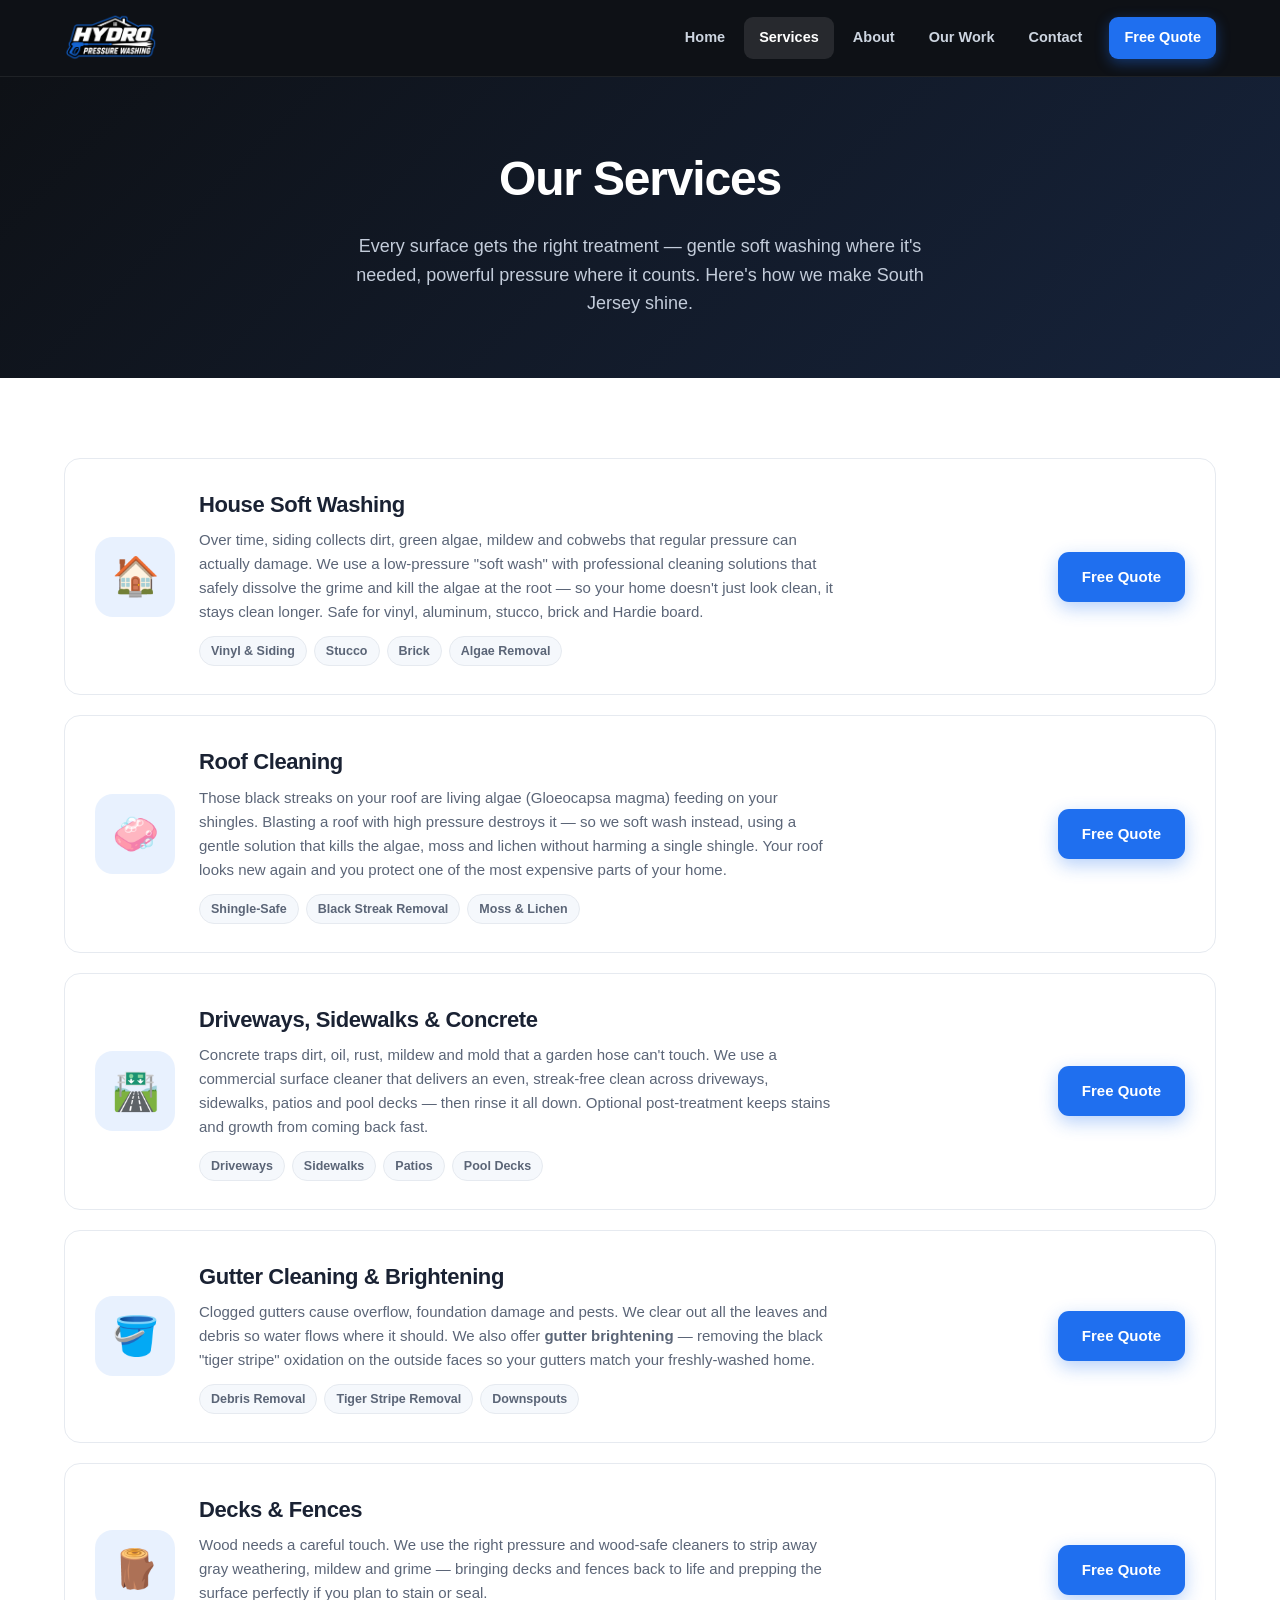
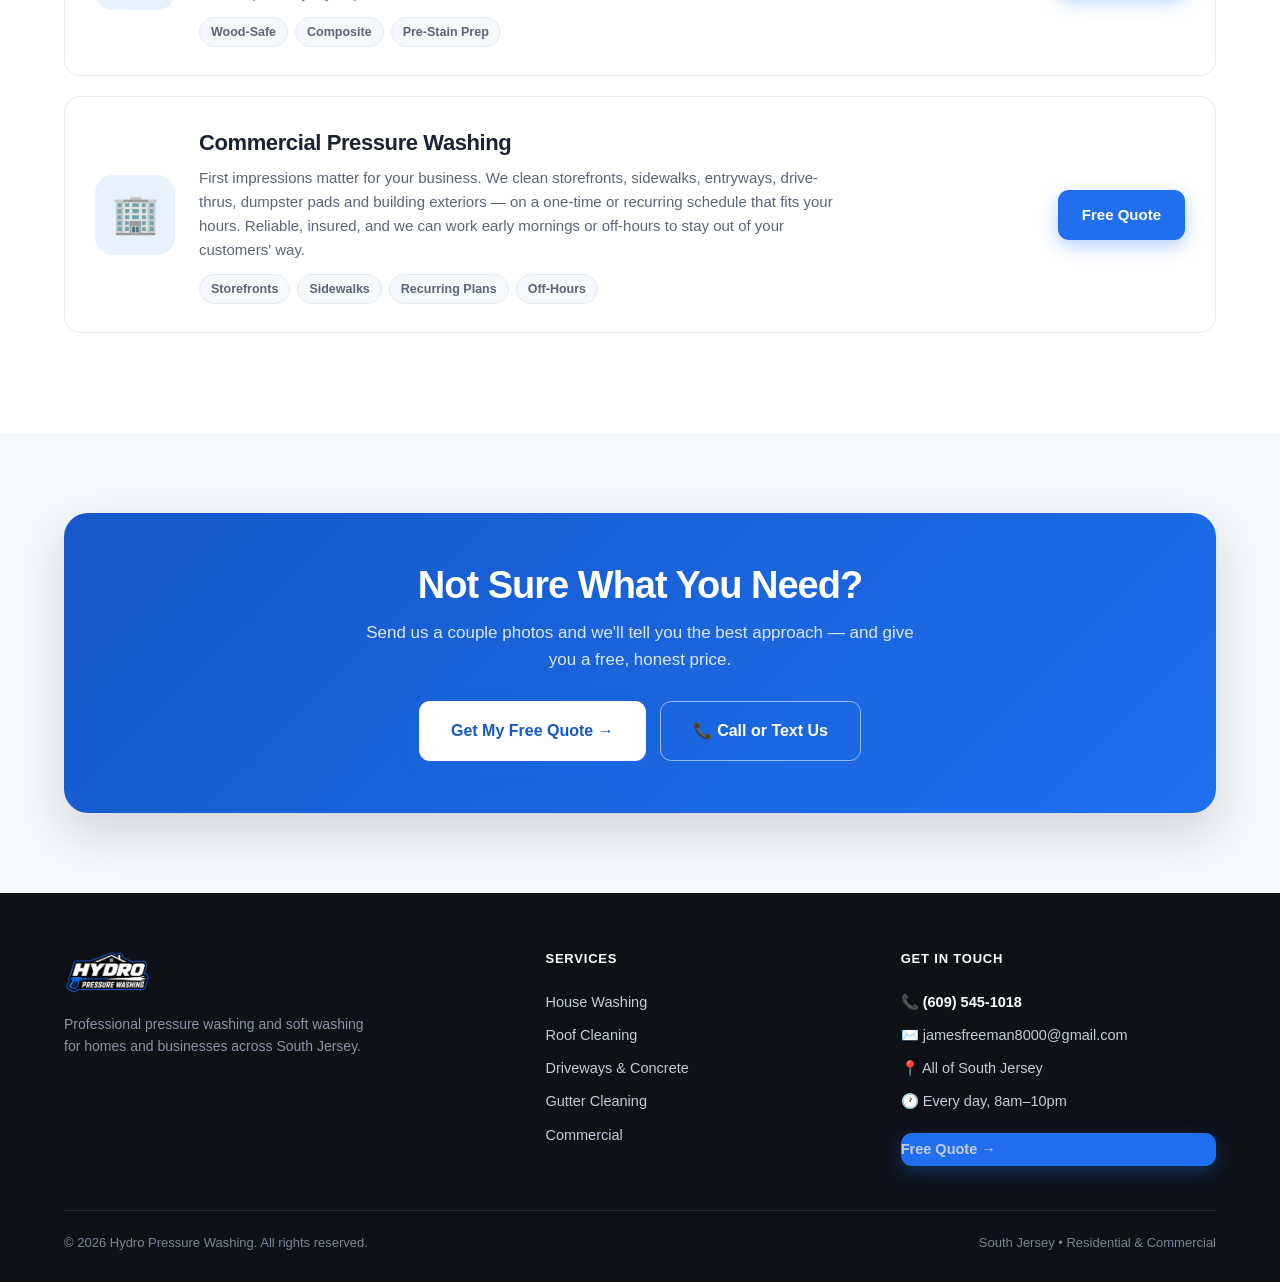
<file: services/index.html>
<!DOCTYPE html>
<html lang="en">
<head>
<!-- Google tag (gtag.js) -->
<script async src="https://www.googletagmanager.com/gtag/js?id=G-JZFVGB2BL7"></script>
<script>window.dataLayer=window.dataLayer||[];function gtag(){dataLayer.push(arguments);}gtag('js',new Date());gtag('config','G-JZFVGB2BL7');</script>
<meta charset="UTF-8">
<meta name="viewport" content="width=device-width, initial-scale=1.0">
<title>Pressure Washing Services in South Jersey | Hydro</title>
<meta name="description" content="House soft washing, roof cleaning, driveway & concrete cleaning, gutter cleaning, decks, fences and commercial pressure washing across South Jersey.">
<link rel="canonical" href="https://hydropressurewashing.co/services/">
<meta property="og:type" content="website">
<meta property="og:title" content="Pressure Washing Services in South Jersey | Hydro">
<meta property="og:description" content="House washing, roof cleaning, driveways, gutters, decks & commercial exterior cleaning across South Jersey.">
<meta property="og:url" content="https://hydropressurewashing.co/services/">
<meta property="og:image" content="https://hydropressurewashing.co/assets/logo.png">
<script type="application/ld+json">
{"@context":"https://schema.org","@type":"HomeAndConstructionBusiness","name":"Hydro Pressure Washing","image":"https://hydropressurewashing.co/assets/logo.png","url":"https://hydropressurewashing.co/","telephone":"+16095451018","email":"jamesfreeman8000@gmail.com","priceRange":"$$","areaServed":{"@type":"AdministrativeArea","name":"South Jersey"},"address":{"@type":"PostalAddress","addressRegion":"NJ","addressCountry":"US"},"openingHoursSpecification":[{"@type":"OpeningHoursSpecification","dayOfWeek":["Monday","Tuesday","Wednesday","Thursday","Friday","Saturday","Sunday"],"opens":"08:00","closes":"22:00"}]}
</script>
<link rel="icon" type="image/png" href="../assets/favicon.png">
<link rel="apple-touch-icon" href="../assets/favicon.png">
<link rel="stylesheet" href="../assets/site.css">
<style>
.page-hero{background:linear-gradient(135deg,#0e1116,#16233b);color:#fff;padding:64px 0 60px;text-align:center}
.page-hero h1{font-size:clamp(30px,5vw,48px);font-weight:900;letter-spacing:-1.2px}
.page-hero p{color:#c3ccda;font-size:18px;margin-top:14px;max-width:620px;margin-left:auto;margin-right:auto}
.svc-detail{display:grid;grid-template-columns:80px 1fr auto;gap:24px;align-items:center;background:#fff;border:1px solid var(--border);border-radius:var(--radius);padding:28px 30px;margin-bottom:20px;transition:.16s}
.svc-detail:hover{box-shadow:var(--shadow);border-color:#cfe0fa}
.svc-detail .big-ic{width:80px;height:80px;border-radius:18px;background:var(--blue-l);display:flex;align-items:center;justify-content:center;font-size:38px}
.svc-detail h3{font-size:22px;font-weight:800;letter-spacing:-.4px}
.svc-detail p{color:var(--text-2);font-size:15px;margin-top:6px;max-width:640px}
.svc-detail .tags{margin-top:12px;display:flex;gap:7px;flex-wrap:wrap}
.svc-detail .tag{background:var(--bg-2);border:1px solid var(--border);color:var(--text-2);font-size:12.5px;font-weight:600;padding:4px 11px;border-radius:20px}
@media(max-width:760px){.svc-detail{grid-template-columns:1fr;text-align:left}.svc-detail .big-ic{width:64px;height:64px;font-size:30px}.svc-detail .btn{width:100%;justify-content:center}}
</style>
</head>
<body>
<div id="site-nav"></div>

<header class="page-hero">
  <div class="wrap">
    <h1>Our Services</h1>
    <p>Every surface gets the right treatment — gentle soft washing where it's needed, powerful pressure where it counts. Here's how we make South Jersey shine.</p>
  </div>
</header>

<section class="section">
  <div class="wrap">

    <div class="svc-detail reveal">
      <div class="big-ic">🏠</div>
      <div>
        <h3>House Soft Washing</h3>
        <p>Over time, siding collects dirt, green algae, mildew and cobwebs that regular pressure can actually damage. We use a low-pressure "soft wash" with professional cleaning solutions that safely dissolve the grime and kill the algae at the root — so your home doesn't just look clean, it stays clean longer. Safe for vinyl, aluminum, stucco, brick and Hardie board.</p>
        <div class="tags"><span class="tag">Vinyl & Siding</span><span class="tag">Stucco</span><span class="tag">Brick</span><span class="tag">Algae Removal</span></div>
      </div>
      <a href="../contact/#quote" class="btn btn-primary">Free Quote</a>
    </div>

    <div class="svc-detail reveal">
      <div class="big-ic">🧼</div>
      <div>
        <h3>Roof Cleaning</h3>
        <p>Those black streaks on your roof are living algae (Gloeocapsa magma) feeding on your shingles. Blasting a roof with high pressure destroys it — so we soft wash instead, using a gentle solution that kills the algae, moss and lichen without harming a single shingle. Your roof looks new again and you protect one of the most expensive parts of your home.</p>
        <div class="tags"><span class="tag">Shingle-Safe</span><span class="tag">Black Streak Removal</span><span class="tag">Moss & Lichen</span></div>
      </div>
      <a href="../contact/#quote" class="btn btn-primary">Free Quote</a>
    </div>

    <div class="svc-detail reveal">
      <div class="big-ic">🛣️</div>
      <div>
        <h3>Driveways, Sidewalks & Concrete</h3>
        <p>Concrete traps dirt, oil, rust, mildew and mold that a garden hose can't touch. We use a commercial surface cleaner that delivers an even, streak-free clean across driveways, sidewalks, patios and pool decks — then rinse it all down. Optional post-treatment keeps stains and growth from coming back fast.</p>
        <div class="tags"><span class="tag">Driveways</span><span class="tag">Sidewalks</span><span class="tag">Patios</span><span class="tag">Pool Decks</span></div>
      </div>
      <a href="../contact/#quote" class="btn btn-primary">Free Quote</a>
    </div>

    <div class="svc-detail reveal">
      <div class="big-ic">🪣</div>
      <div>
        <h3>Gutter Cleaning & Brightening</h3>
        <p>Clogged gutters cause overflow, foundation damage and pests. We clear out all the leaves and debris so water flows where it should. We also offer <b>gutter brightening</b> — removing the black "tiger stripe" oxidation on the outside faces so your gutters match your freshly-washed home.</p>
        <div class="tags"><span class="tag">Debris Removal</span><span class="tag">Tiger Stripe Removal</span><span class="tag">Downspouts</span></div>
      </div>
      <a href="../contact/#quote" class="btn btn-primary">Free Quote</a>
    </div>

    <div class="svc-detail reveal">
      <div class="big-ic">🪵</div>
      <div>
        <h3>Decks & Fences</h3>
        <p>Wood needs a careful touch. We use the right pressure and wood-safe cleaners to strip away gray weathering, mildew and grime — bringing decks and fences back to life and prepping the surface perfectly if you plan to stain or seal.</p>
        <div class="tags"><span class="tag">Wood-Safe</span><span class="tag">Composite</span><span class="tag">Pre-Stain Prep</span></div>
      </div>
      <a href="../contact/#quote" class="btn btn-primary">Free Quote</a>
    </div>

    <div class="svc-detail reveal">
      <div class="big-ic">🏢</div>
      <div>
        <h3>Commercial Pressure Washing</h3>
        <p>First impressions matter for your business. We clean storefronts, sidewalks, entryways, drive-thrus, dumpster pads and building exteriors — on a one-time or recurring schedule that fits your hours. Reliable, insured, and we can work early mornings or off-hours to stay out of your customers' way.</p>
        <div class="tags"><span class="tag">Storefronts</span><span class="tag">Sidewalks</span><span class="tag">Recurring Plans</span><span class="tag">Off-Hours</span></div>
      </div>
      <a href="../contact/#quote" class="btn btn-primary">Free Quote</a>
    </div>

  </div>
</section>

<section class="section gray">
  <div class="wrap">
    <div class="cta-band">
      <h2>Not Sure What You Need?</h2>
      <p>Send us a couple photos and we'll tell you the best approach — and give you a free, honest price.</p>
      <div class="btns">
        <a href="../contact/#quote" class="btn btn-primary btn-lg">Get My Free Quote →</a>
        <a href="tel:+16095451018" class="btn btn-ghost btn-lg">📞 Call or Text Us</a>
      </div>
    </div>
  </div>
</section>

<div id="site-footer"></div>
<script src="../assets/site.js"></script>
<script>HydroSite.render({base:'../', active:'services'});</script>
</body>
</html>
</file>
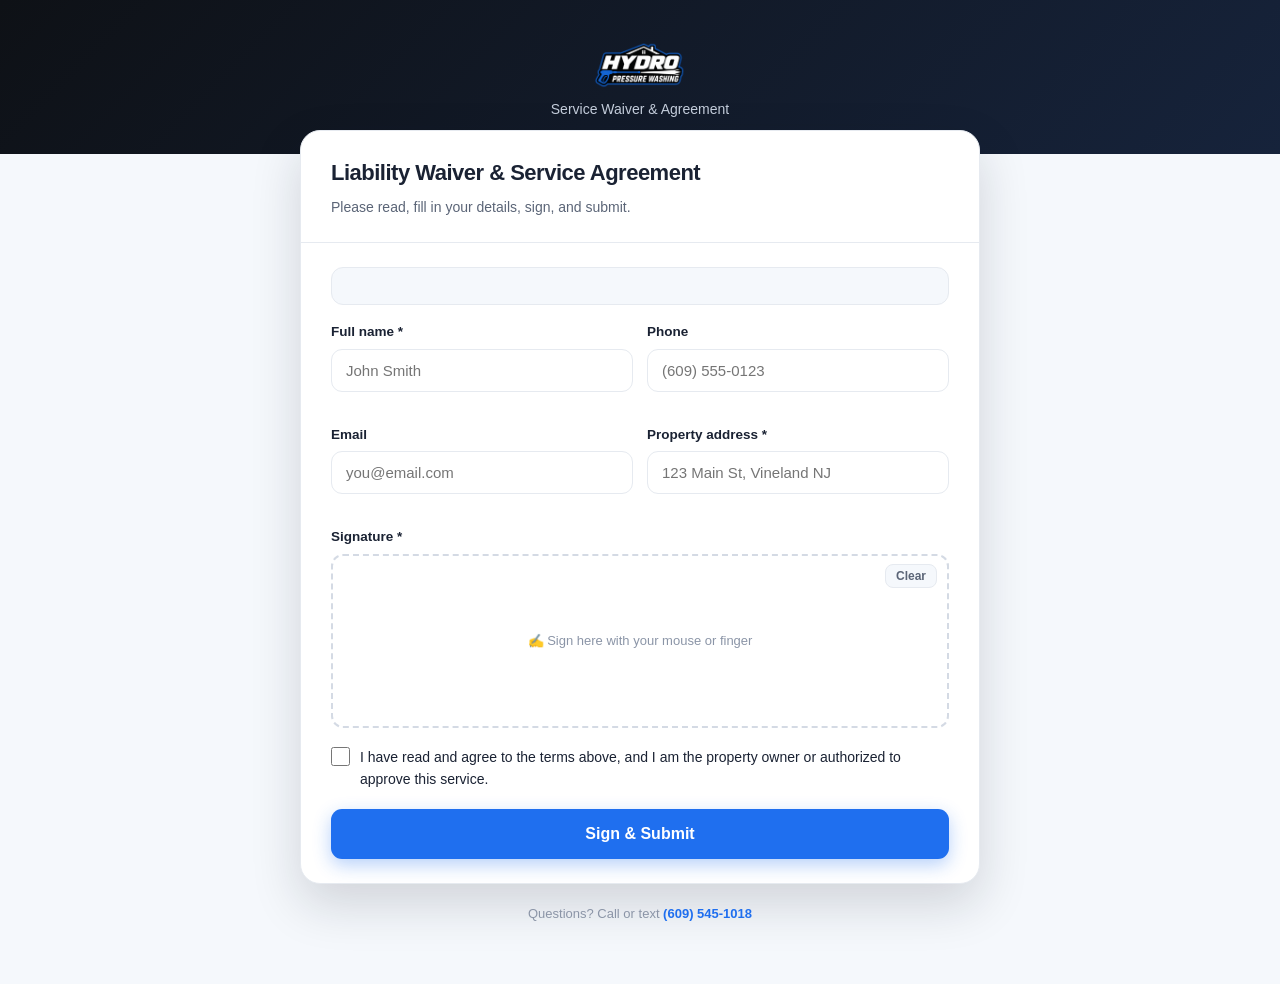
<file: waiver/index.html>
<!DOCTYPE html>
<html lang="en">
<head>
<!-- Google tag (gtag.js) -->
<script async src="https://www.googletagmanager.com/gtag/js?id=G-JZFVGB2BL7"></script>
<script>window.dataLayer=window.dataLayer||[];function gtag(){dataLayer.push(arguments);}gtag('js',new Date());gtag('config','G-JZFVGB2BL7');</script>
<meta charset="UTF-8">
<meta name="viewport" content="width=device-width, initial-scale=1.0">
<title>Sign Waiver | Hydro Pressure Washing</title>
<meta name="robots" content="noindex">
<link rel="icon" type="image/png" href="../assets/favicon.png">
<link rel="stylesheet" href="../assets/site.css">
<style>
.q-hero{background:linear-gradient(135deg,#0e1116,#16233b);color:#fff;padding:40px 0 34px;text-align:center}
.q-hero img{height:52px;margin:0 auto 6px}
.w-wrap{max-width:720px;margin:-24px auto 60px;padding:0 20px}
.w-card{background:#fff;border:1px solid var(--border);border-radius:20px;box-shadow:var(--shadow-lg);overflow:hidden}
.w-head{padding:24px 30px;border-bottom:1px solid var(--border)}
.w-head h2{font-size:22px;font-weight:900;letter-spacing:-.5px}
.w-head p{color:var(--text-2);font-size:14px;margin-top:5px}
.w-body{padding:24px 30px}
.w-terms{max-height:340px;overflow-y:auto;border:1px solid var(--border);border-radius:12px;padding:18px;background:var(--bg-2);font-size:13.5px;color:var(--text-2);line-height:1.6}
.w-terms .clause{margin-bottom:14px}
.w-terms .clause b{color:var(--text)}
.fld{margin:16px 0}
.fld label{display:block;font-weight:700;font-size:13.5px;margin-bottom:6px}
.fld input{width:100%;padding:12px 14px;border:1.5px solid var(--border);border-radius:11px;font-size:15px;outline:none}
.fld input:focus{border-color:var(--blue);box-shadow:0 0 0 3px var(--blue-l)}
.frow{display:grid;grid-template-columns:1fr 1fr;gap:14px}
@media(max-width:560px){.frow{grid-template-columns:1fr}}
.sigwrap{border:2px dashed var(--border-strong,#d4dae4);border-radius:12px;background:#fff;position:relative}
.sigwrap canvas{width:100%;height:170px;display:block;touch-action:none;border-radius:12px}
.sig-hint{position:absolute;top:50%;left:50%;transform:translate(-50%,-50%);color:var(--text-3);font-size:13px;pointer-events:none}
.sig-clear{position:absolute;top:8px;right:10px;background:var(--bg-2);border:1px solid var(--border);border-radius:8px;padding:4px 10px;font-size:12px;font-weight:600;cursor:pointer;color:var(--text-2)}
.agree{display:flex;align-items:flex-start;gap:10px;font-size:14px;margin:18px 0;cursor:pointer}
.agree input{width:19px;height:19px;margin-top:1px;flex-shrink:0;accent-color:var(--blue)}
.submit{width:100%;justify-content:center;font-size:16px;padding:16px}
.state{text-align:center;padding:48px 24px}
.state .ic{font-size:56px;margin-bottom:10px}
.state h2{font-size:24px;font-weight:900;color:var(--text)}
.state p{color:var(--text-2);font-size:15.5px;margin-top:6px}
.spinner{width:17px;height:17px;border:2px solid rgba(255,255,255,.4);border-top-color:#fff;border-radius:50%;animation:sp .6s linear infinite;display:inline-block}
@keyframes sp{to{transform:rotate(360deg)}}
.err{background:var(--blue-l);color:var(--blue-d);padding:11px 14px;border-radius:10px;font-size:13.5px;font-weight:600;margin-bottom:14px}
.w-foot{text-align:center;color:var(--text-3);font-size:13px;margin-top:20px}
</style>
</head>
<body style="background:var(--bg-2)">

<header class="q-hero">
  <img src="../assets/logo.png" alt="Hydro Pressure Washing">
  <div style="color:#c3ccda;font-size:14px">Service Waiver &amp; Agreement</div>
</header>

<div class="w-wrap">
  <div class="w-card" id="card">
    <div class="state"><div class="spinner" style="border-color:#ccc;border-top-color:#1f6fef;width:28px;height:28px"></div><p style="margin-top:14px">Loading…</p></div>
  </div>
  <div class="w-foot">Questions? Call or text <a href="tel:+16095451018" style="color:var(--blue);font-weight:600">(609) 545-1018</a></div>
</div>

<script src="../assets/config.js"></script>
<script>
const card=document.getElementById('card');
function esc(s){return String(s==null?'':s).replace(/[&<>"]/g,c=>({'&':'&amp;','<':'&lt;','>':'&gt;','"':'&quot;'}[c]));}

async function api(action,extra,timeoutMs){
  const ctrl=new AbortController(); const timer=setTimeout(()=>ctrl.abort(),timeoutMs||18000);
  try{ const res=await fetch(window.HYDRO_API_URL,{method:'POST',headers:{'Content-Type':'text/plain;charset=utf-8'},body:JSON.stringify(Object.assign({action},extra||{})),signal:ctrl.signal}); return await res.json(); }
  finally{ clearTimeout(timer); }
}
async function apiSend(action,extra){
  const ctrl=new AbortController(); const timer=setTimeout(()=>ctrl.abort(),12000);
  try{ await fetch(window.HYDRO_API_URL,{method:'POST',mode:'no-cors',headers:{'Content-Type':'text/plain;charset=utf-8'},body:JSON.stringify(Object.assign({action},extra||{})),signal:ctrl.signal}); }
  finally{ clearTimeout(timer); }
}
function stateHtml(ic,title,msg){return `<div class="state"><div class="ic">${ic}</div><h2>${title}</h2><p>${msg}</p><a href="../index.html" class="btn btn-primary btn-lg" style="margin-top:22px">Visit Our Website</a></div>`;}

let waiver=null;
async function load(){
  let data=null;
  for(let i=0;i<2;i++){ try{ data=await api('getWaiver'); if(data&&data.waiver)break; }catch(e){} if(i===0)await new Promise(r=>setTimeout(r,1000)); }
  waiver=(data&&data.waiver)?data.waiver:{title:'Liability Waiver & Service Agreement',intro:'',clauses:[]};
  render();
}

function render(){
  const w=waiver;
  card.innerHTML=`
    <div class="w-head"><h2>${esc(w.title)}</h2><p>Please read, fill in your details, sign, and submit.</p></div>
    <div class="w-body">
      <div id="errBox"></div>
      <div class="w-terms">
        ${w.intro?`<p style="margin-bottom:12px">${esc(w.intro)}</p>`:''}
        ${(w.clauses||[]).map((c,i)=>`<div class="clause"><b>${i+1}. ${esc(c.heading)}</b><br>${esc(c.body)}</div>`).join('')}
      </div>
      <div class="frow">
        <div class="fld"><label>Full name *</label><input id="s_name" placeholder="John Smith"></div>
        <div class="fld"><label>Phone</label><input id="s_phone" placeholder="(609) 555-0123"></div>
      </div>
      <div class="frow">
        <div class="fld"><label>Email</label><input id="s_email" placeholder="you@email.com"></div>
        <div class="fld"><label>Property address *</label><input id="s_address" placeholder="123 Main St, Vineland NJ"></div>
      </div>
      <div class="fld">
        <label>Signature *</label>
        <div class="sigwrap">
          <canvas id="sig"></canvas>
          <div class="sig-hint" id="sigHint">✍️ Sign here with your mouse or finger</div>
          <button type="button" class="sig-clear" onclick="clearSig()">Clear</button>
        </div>
      </div>
      <label class="agree"><input type="checkbox" id="agree"><span>I have read and agree to the terms above, and I am the property owner or authorized to approve this service.</span></label>
      <button class="btn btn-primary submit" id="submitBtn" onclick="submitWaiver()">Sign &amp; Submit</button>
    </div>`;
  setupSig();
}

/* signature pad */
let sigCanvas,sigCtx,drawing=false,hasInk=false;
function setupSig(){
  sigCanvas=document.getElementById('sig');
  const rect=sigCanvas.getBoundingClientRect();
  sigCanvas.width=rect.width*2; sigCanvas.height=170*2;   // retina
  sigCtx=sigCanvas.getContext('2d'); sigCtx.scale(2,2);
  sigCtx.lineWidth=2.2; sigCtx.lineCap='round'; sigCtx.strokeStyle='#12203a';
  const pos=e=>{const r=sigCanvas.getBoundingClientRect();const p=e.touches?e.touches[0]:e;return{x:p.clientX-r.left,y:p.clientY-r.top};};
  const start=e=>{drawing=true;hasInk=true;document.getElementById('sigHint').style.display='none';const{x,y}=pos(e);sigCtx.beginPath();sigCtx.moveTo(x,y);e.preventDefault();};
  const move=e=>{if(!drawing)return;const{x,y}=pos(e);sigCtx.lineTo(x,y);sigCtx.stroke();e.preventDefault();};
  const end=()=>{drawing=false;};
  sigCanvas.addEventListener('mousedown',start);sigCanvas.addEventListener('mousemove',move);
  window.addEventListener('mouseup',end);
  sigCanvas.addEventListener('touchstart',start,{passive:false});sigCanvas.addEventListener('touchmove',move,{passive:false});sigCanvas.addEventListener('touchend',end);
}
function clearSig(){ if(sigCtx){sigCtx.clearRect(0,0,sigCanvas.width,sigCanvas.height);hasInk=false;document.getElementById('sigHint').style.display='';} }
function showErr(m){document.getElementById('errBox').innerHTML=`<div class="err">⚠ ${m}</div>`;}

async function submitWaiver(){
  document.getElementById('errBox').innerHTML='';
  const name=document.getElementById('s_name').value.trim();
  const address=document.getElementById('s_address').value.trim();
  if(!name||!address){ showErr('Please enter your name and property address.'); return; }
  if(!hasInk){ showErr('Please sign in the box above.'); return; }
  if(!document.getElementById('agree').checked){ showErr('Please check the box to agree to the terms.'); return; }
  const btn=document.getElementById('submitBtn'); btn.disabled=true; btn.innerHTML='<span class="spinner"></span> Submitting…';
  const record={
    name, address,
    email:document.getElementById('s_email').value.trim(),
    phone:document.getElementById('s_phone').value.trim(),
    signature:sigCanvas.toDataURL('image/png'),
    source:'waiver-page'
  };
  try{
    await apiSend('signWaiver',{record});
    if(window.gtag) gtag('event','waiver_signed');
    card.innerHTML=`<div class="state"><div class="ic">✅</div><h2>Thank you, ${esc(name.split(' ')[0])}!</h2><p>Your waiver has been submitted. We'll be in touch about your service.</p><a href="../index.html" class="btn btn-primary btn-lg" style="margin-top:22px">Back to Home</a></div>`;
  }catch(e){
    card.innerHTML=`<div class="state"><div class="ic">✅</div><h2>Thank you, ${esc(name.split(' ')[0])}!</h2><p>Your waiver has been submitted.</p><a href="../index.html" class="btn btn-primary btn-lg" style="margin-top:22px">Back to Home</a></div>`;
  }
}
load();
</script>
</body>
</html>
</file>
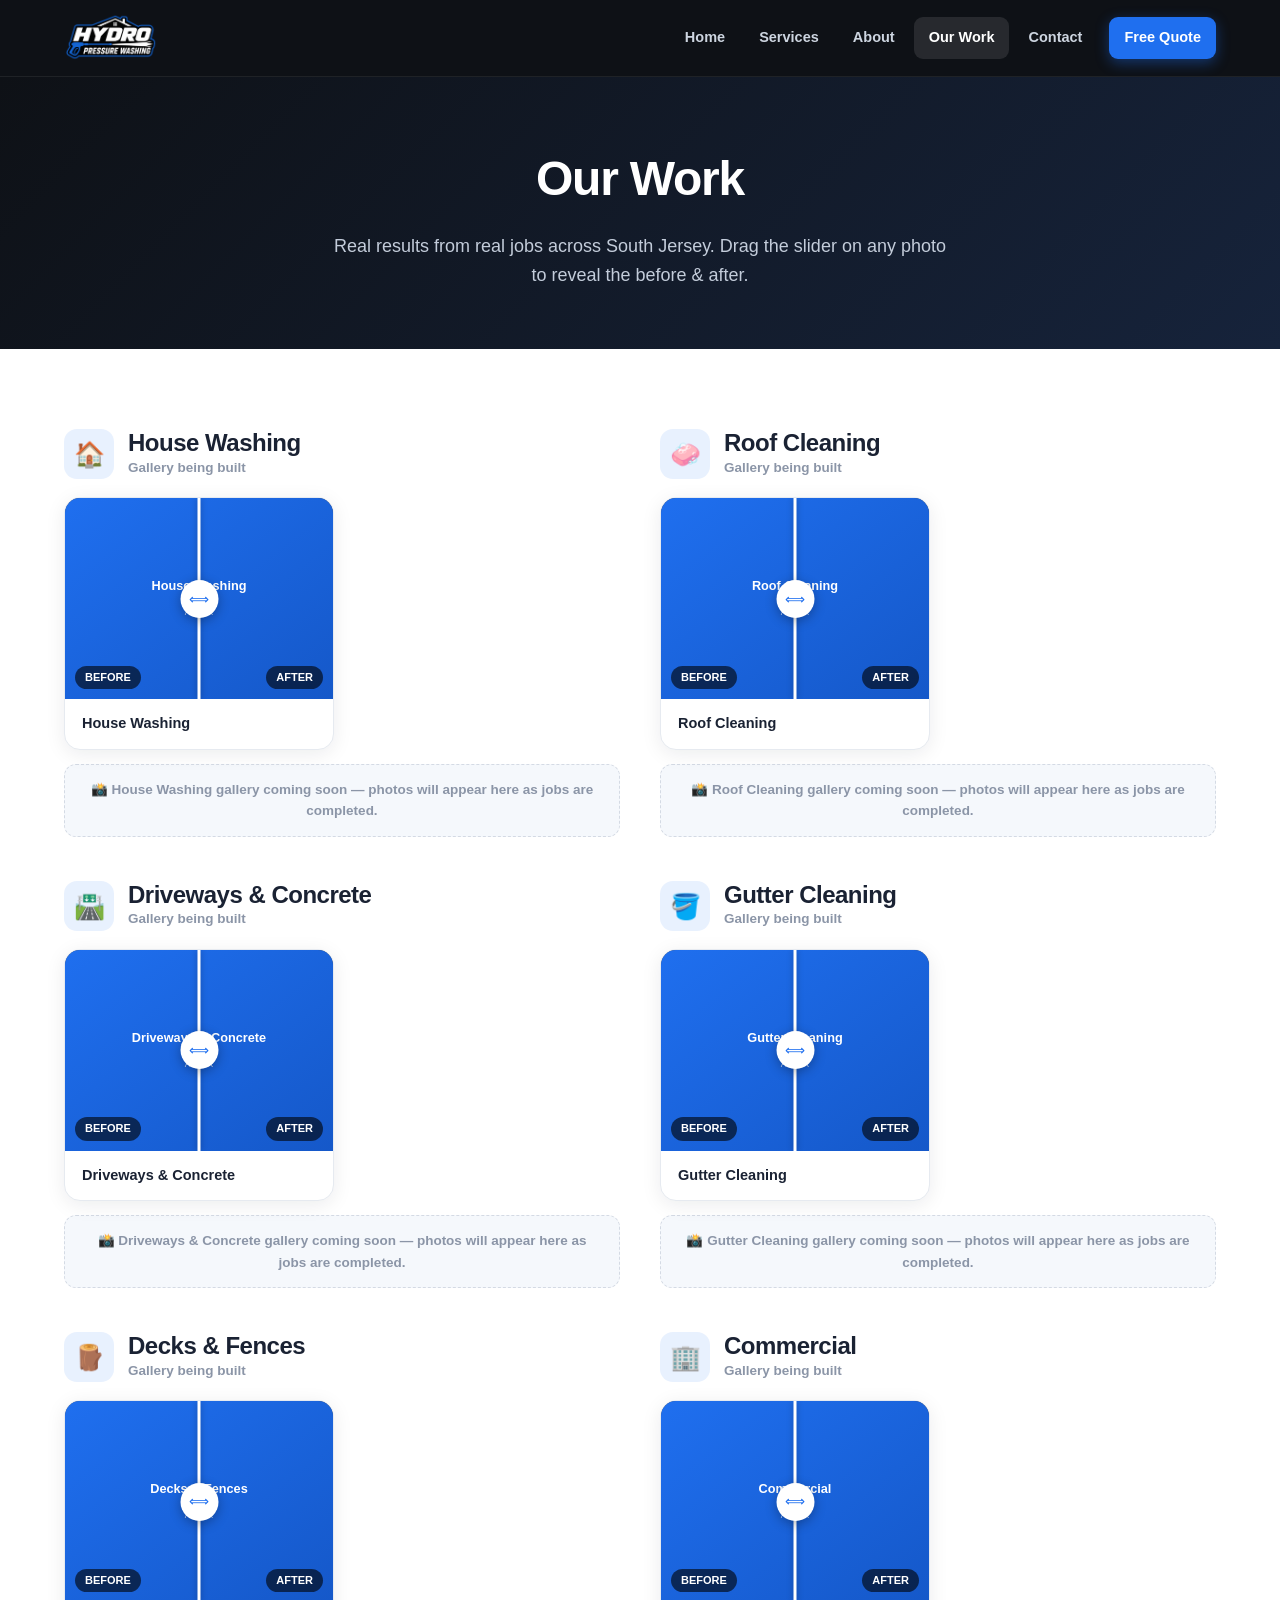
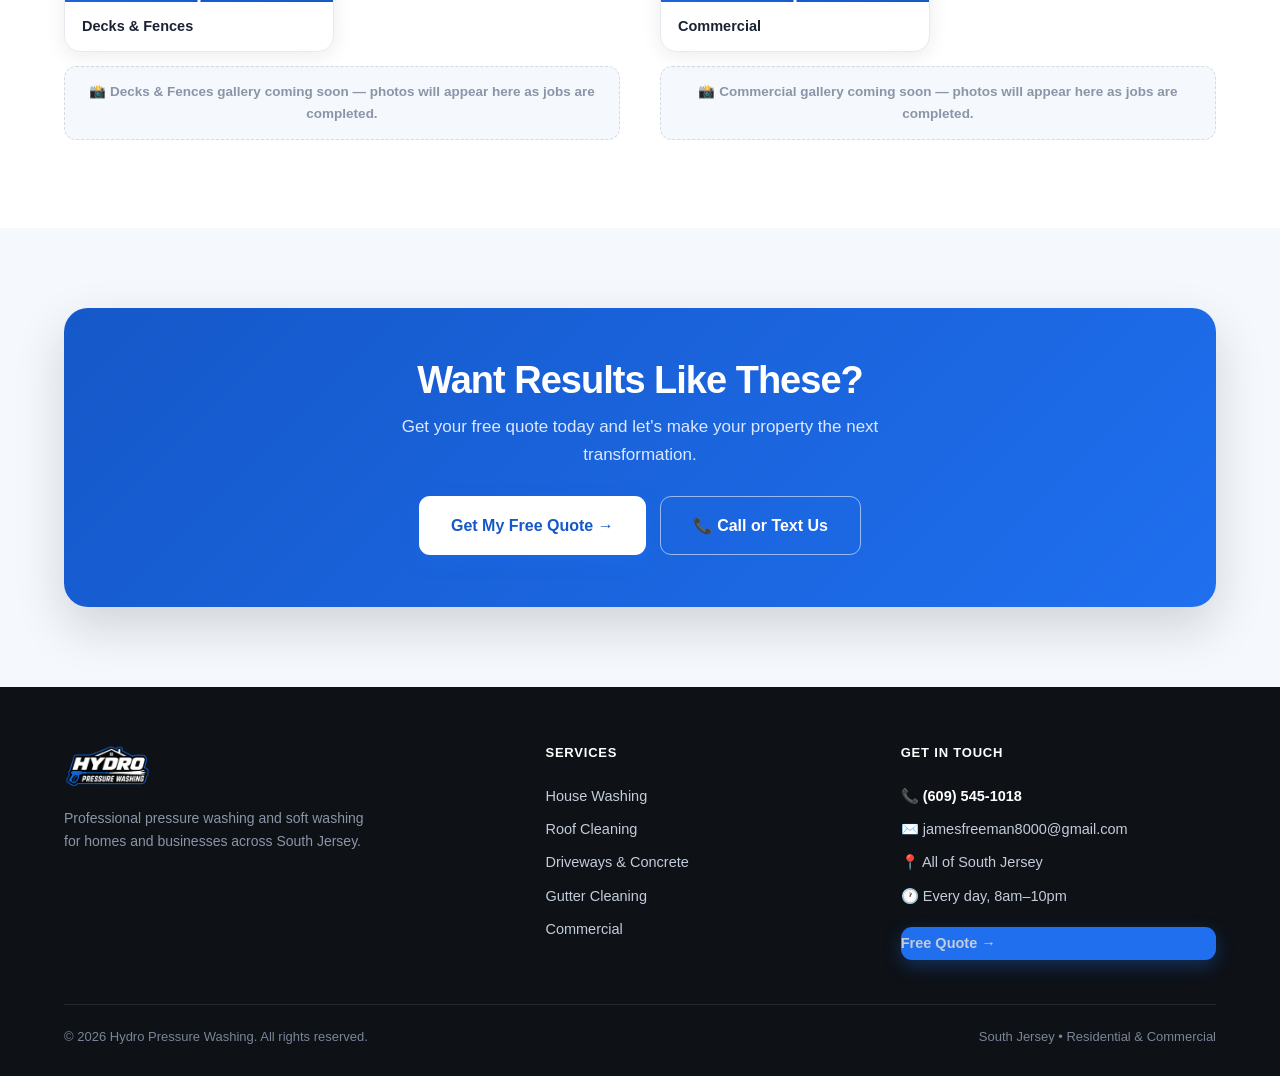
<file: work/index.html>
<!DOCTYPE html>
<html lang="en">
<head>
<!-- Google tag (gtag.js) -->
<script async src="https://www.googletagmanager.com/gtag/js?id=G-JZFVGB2BL7"></script>
<script>window.dataLayer=window.dataLayer||[];function gtag(){dataLayer.push(arguments);}gtag('js',new Date());gtag('config','G-JZFVGB2BL7');</script>
<meta charset="UTF-8">
<meta name="viewport" content="width=device-width, initial-scale=1.0">
<title>Before & After Pressure Washing | South Jersey | Hydro</title>
<meta name="description" content="See real before & after results from Hydro Pressure Washing across South Jersey — house washing, roofs, driveways, gutters, decks and commercial.">
<link rel="canonical" href="https://hydropressurewashing.co/work/">
<meta property="og:type" content="website">
<meta property="og:title" content="Before & After Pressure Washing | South Jersey | Hydro">
<meta property="og:description" content="Real before & after transformations across South Jersey — house washing, roofs, driveways, gutters and more.">
<meta property="og:url" content="https://hydropressurewashing.co/work/">
<meta property="og:image" content="https://hydropressurewashing.co/assets/logo.png">
<link rel="icon" type="image/png" href="../assets/favicon.png">
<link rel="apple-touch-icon" href="../assets/favicon.png">
<link rel="stylesheet" href="../assets/site.css">
<style>
.page-hero{background:linear-gradient(135deg,#0e1116,#16233b);color:#fff;padding:64px 0 60px;text-align:center}
.page-hero h1{font-size:clamp(30px,5vw,48px);font-weight:900;letter-spacing:-1.2px}
.page-hero p{color:#c3ccda;font-size:18px;margin-top:14px;max-width:620px;margin-left:auto;margin-right:auto}
/* Overview: two category sections per row (1 on mobile) */
.cat-columns{display:grid;grid-template-columns:1fr 1fr;gap:36px 40px}
@media(max-width:920px){.cat-columns{grid-template-columns:1fr;gap:28px}}
.cat-block{margin-bottom:8px}
.cat-head{display:flex;align-items:center;gap:14px;margin-bottom:18px}
.cat-head .ci{width:50px;height:50px;border-radius:13px;background:var(--blue-l);display:flex;align-items:center;justify-content:center;font-size:25px;flex-shrink:0}
.cat-head h2{font-size:24px;font-weight:900;letter-spacing:-.5px}
.cat-head .cnt{color:var(--text-3);font-size:13.5px;font-weight:600}
.cat-head .see-more{margin-left:auto}
.work-grid{display:grid;grid-template-columns:repeat(auto-fill,minmax(210px,1fr));gap:16px}
/* On the filtered (See More) single-category page, cards can be a bit larger */
.single-cat .work-grid{grid-template-columns:repeat(auto-fill,minmax(300px,1fr));gap:22px}
.work-card{background:#fff;border:1px solid var(--border);border-radius:var(--radius);overflow:hidden;box-shadow:var(--shadow)}
.work-card .cap{padding:13px 17px;font-weight:800;font-size:14.5px;display:flex;justify-content:space-between;align-items:center}
.work-card .cap .dt{color:var(--text-3);font-weight:600;font-size:12px}
.compare{position:relative;aspect-ratio:4/3;overflow:hidden;user-select:none;background:#eef1f5;cursor:ew-resize}
.compare img{position:absolute;inset:0;width:100%;height:100%;object-fit:cover}
.compare .after{overflow:hidden;width:50%}
.compare .after img{width:auto}
.compare .line{position:absolute;top:0;bottom:0;width:3px;background:#fff;left:50%;transform:translateX(-50%);box-shadow:0 0 6px rgba(0,0,0,.3);z-index:3}
.compare .handle{position:absolute;top:50%;left:50%;transform:translate(-50%,-50%);width:38px;height:38px;border-radius:50%;background:#fff;box-shadow:0 3px 12px rgba(0,0,0,.3);display:flex;align-items:center;justify-content:center;color:var(--blue);z-index:4;font-size:14px}
.compare .tag{position:absolute;bottom:10px;padding:3px 10px;border-radius:20px;background:rgba(0,0,0,.6);color:#fff;font-size:11px;font-weight:800;z-index:2}
.compare .tag.b{left:10px}.compare .tag.a{right:10px}
.cat-note{background:var(--bg-2);border:1px dashed var(--border-strong,#d4dae4);border-radius:12px;padding:14px 18px;color:var(--text-3);font-size:13.5px;font-weight:600;text-align:center}
.loading{text-align:center;padding:60px 20px;color:var(--text-3)}
.spinner{width:26px;height:26px;border:3px solid var(--border);border-top-color:var(--blue);border-radius:50%;animation:sp .7s linear infinite;margin:0 auto 14px}
@keyframes sp{to{transform:rotate(360deg)}}
.back-link{display:inline-flex;align-items:center;gap:7px;color:var(--blue);font-weight:700;font-size:14.5px;margin-bottom:8px}
.filter-hero h1 span{color:#4b93ff}
</style>
</head>
<body>
<div id="site-nav"></div>

<header class="page-hero filter-hero">
  <div class="wrap">
    <h1 id="pageTitle">Our Work</h1>
    <p id="pageSub">Real results from real jobs across South Jersey. Drag the slider on any photo to reveal the before &amp; after.</p>
  </div>
</header>

<section class="section">
  <div class="wrap">
    <div id="workArea">
      <div class="loading"><div class="spinner"></div>Loading our latest work…</div>
    </div>
  </div>
</section>

<section class="section gray">
  <div class="wrap">
    <div class="cta-band">
      <h2>Want Results Like These?</h2>
      <p>Get your free quote today and let's make your property the next transformation.</p>
      <div class="btns">
        <a href="../contact/#quote" class="btn btn-primary btn-lg">Get My Free Quote →</a>
        <a href="tel:+16095451018" class="btn btn-ghost btn-lg">📞 Call or Text Us</a>
      </div>
    </div>
  </div>
</section>

<div id="site-footer"></div>
<script src="../assets/site.js"></script>
<script src="../assets/config.js"></script>
<script>
HydroSite.render({base:'../', active:'work'});

/* ---- Categories: each has keywords that match a job's service names ---- */
// Order matters: more specific categories are matched FIRST so a job like
// "Roof Soft Wash" lands in Roof, not House. House is the catch-all last.
const CATEGORIES=[
  {key:'roof',       name:'Roof Cleaning',        icon:'🧼', keywords:['roof']},
  {key:'gutter',     name:'Gutter Cleaning',      icon:'🪣', keywords:['gutter']},
  {key:'concrete',   name:'Driveways & Concrete', icon:'🛣️', keywords:['driveway','concrete','sidewalk','patio']},
  {key:'deck',       name:'Decks & Fences',       icon:'🪵', keywords:['deck','fence','wood']},
  {key:'commercial', name:'Commercial',           icon:'🏢', keywords:['commercial','storefront','window']},
  {key:'house',      name:'House Washing',        icon:'🏠', keywords:['house','soft wash','siding','vinyl','stucco','exterior','pressure wash']}
];
// Display order for the overview (nice logical order, independent of match order)
const DISPLAY_ORDER=['house','roof','concrete','gutter','deck','commercial'];
const PREVIEW_COUNT=2;   // previews shown per category on the overview (2-per-row layout)

/* branded SVG placeholder tiles (no external images needed) */
function xmlEsc(s){return String(s).replace(/&/g,'&amp;').replace(/</g,'&lt;').replace(/>/g,'&gt;');}
function placeholderTile(label,variant){
  const bg = variant==='after' ? '#1f6fef' : '#3a4759';
  const l=xmlEsc(label);
  const svg=`<svg xmlns="http://www.w3.org/2000/svg" width="400" height="300"><defs><linearGradient id="g" x1="0" y1="0" x2="1" y2="1"><stop offset="0" stop-color="${bg}"/><stop offset="1" stop-color="${variant==='after'?'#1558c9':'#2a3441'}"/></linearGradient></defs><rect width="400" height="300" fill="url(#g)"/><text x="50%" y="46%" font-family="Arial,sans-serif" font-size="19" font-weight="bold" fill="#fff" text-anchor="middle">${l}</text><text x="50%" y="58%" font-family="Arial,sans-serif" font-size="13" fill="#ffffffcc" text-anchor="middle">${variant.toUpperCase()}</text></svg>`;
  return 'data:image/svg+xml;utf8,'+encodeURIComponent(svg);
}
function catPlaceholderPair(cat){
  return { title:cat.name, services:[cat.name], placeholder:true,
           before:placeholderTile(cat.name,'before'), after:placeholderTile(cat.name,'after'), date:'' };
}

function categorize(item){
  const svc=(item.services||[]).join(' ').toLowerCase()+' '+(item.title||'').toLowerCase();
  for(const c of CATEGORIES){ if(c.keywords.some(k=>svc.includes(k))) return c.key; }
  return 'house'; // sensible default bucket
}

let ALL_WORK=[];
async function loadWork(){
  try{
    const res=await fetch(window.HYDRO_API_URL,{method:'POST',headers:{'Content-Type':'text/plain;charset=utf-8'},body:JSON.stringify({action:'publicWork'})});
    const json=await res.json();
    ALL_WORK=(json&&json.work)||[];
  }catch(e){ ALL_WORK=[]; }
  // group real work by category
  const byCat={}; CATEGORIES.forEach(c=>byCat[c.key]=[]);
  ALL_WORK.forEach(w=>{ byCat[categorize(w)].push(w); });
  window._byCat=byCat;

  // If URL has ?cat=key -> show the single-category (See More) view
  const params=new URLSearchParams(location.search);
  const catKey=params.get('cat');
  if(catKey && CATEGORIES.find(c=>c.key===catKey)) renderCategoryPage(catKey, byCat);
  else renderOverview(byCat);
}

function cardHtml(w,i){
  const cap=(w.title||'Pressure Washing').replace(/</g,'&lt;');
  return `<div class="work-card">
    <div class="compare" id="cmp${i}" onmousedown="startCmp(event,${i})" ontouchstart="startCmp(event,${i})">
      <img src="${w.before}">
      <div class="after" id="aft${i}"><img src="${w.after}"></div>
      <span class="tag b">BEFORE</span><span class="tag a">AFTER</span>
      <div class="line" id="ln${i}"><div class="handle">⟺</div></div>
    </div>
    <div class="cap"><span>${cap}</span>${w.date?`<span class="dt">${w.date}</span>`:''}</div>
  </div>`;
}

let cmpItems=[];
function renderOverview(byCat){
  document.getElementById('pageTitle').textContent='Our Work';
  document.getElementById('pageSub').textContent='Real results from real jobs across South Jersey. Drag the slider on any photo to reveal the before & after.';
  cmpItems=[]; let idx=0; let html='<div class="cat-columns">';
  DISPLAY_ORDER.map(k=>CATEGORIES.find(c=>c.key===k)).forEach(cat=>{
    let items=byCat[cat.key]||[];
    const realCount=items.length;
    let preview = items.slice(0,PREVIEW_COUNT);
    let usingPlaceholder=false;
    if(!preview.length){ preview=[catPlaceholderPair(cat)]; usingPlaceholder=true; }
    html+=`<div class="cat-block">
      <div class="cat-head">
        <div class="ci">${cat.icon}</div>
        <div><h2>${cat.name}</h2><div class="cnt">${realCount?realCount+' project'+(realCount>1?'s':''):'Gallery being built'}</div></div>
        ${realCount>PREVIEW_COUNT?`<a href="?cat=${cat.key}" class="btn btn-soft see-more" style="background:var(--blue-l);color:var(--blue-d)">See More (${realCount}) →</a>`:''}
      </div>
      <div class="work-grid">${preview.map(w=>cardHtml(w,idx++)).join('')}</div>
      ${usingPlaceholder?`<div class="cat-note" style="margin-top:14px">📸 ${cat.name} gallery coming soon — photos will appear here as jobs are completed.</div>`:''}
    </div>`;
    preview.forEach(w=>cmpItems.push(w));
  });
  html+='</div>';
  document.getElementById('workArea').innerHTML=html;
  cmpItems.forEach((w,i)=>setCmp(i,50));
}

function renderCategoryPage(catKey, byCat){
  const cat=CATEGORIES.find(c=>c.key===catKey);
  const items=byCat[catKey]||[];
  document.getElementById('pageTitle').innerHTML=`${cat.icon} <span>${cat.name}</span>`;
  document.getElementById('pageSub').textContent=`Every ${cat.name.toLowerCase()} transformation we've completed. Drag any slider to see the difference.`;
  cmpItems=[]; let idx=0;
  let body=`<div class="single-cat"><a href="?" class="back-link">← Back to all work</a>`;
  if(items.length){
    body+=`<div class="work-grid" style="margin-top:8px">${items.map(w=>cardHtml(w,idx++)).join('')}</div>`;
    items.forEach(w=>cmpItems.push(w));
  }else{
    const pair=catPlaceholderPair(cat);
    body+=`<div class="work-grid" style="margin-top:8px">${cardHtml(pair,idx++)}</div>
      <div class="cat-note" style="margin-top:16px">📸 We're building out our ${cat.name.toLowerCase()} gallery. Check back soon — or <a href="../contact/#quote">get a free quote</a> to be our next transformation!</div>`;
    cmpItems.push(pair);
  }
  body+=`</div>`;
  document.getElementById('workArea').innerHTML=body;
  cmpItems.forEach((w,i)=>setCmp(i,50));
  window.scrollTo(0,0);
}

/* ---- slider mechanics ---- */
let drag=null;
function startCmp(e,i){drag=i;moveCmp(e);}
function moveCmp(e){
  if(drag===null)return;
  const el=document.getElementById('cmp'+drag);if(!el)return;
  const r=el.getBoundingClientRect();
  const x=(e.touches?e.touches[0].clientX:e.clientX)-r.left;
  setCmp(drag,Math.max(2,Math.min(98,x/r.width*100)));
}
function setCmp(i,pct){
  const el=document.getElementById('cmp'+i);if(!el)return;
  const aft=document.getElementById('aft'+i), ln=document.getElementById('ln'+i);
  if(!aft||!ln)return;
  aft.style.width=pct+'%'; ln.style.left=pct+'%';
  const img=aft.querySelector('img'); if(img) img.style.width=el.getBoundingClientRect().width+'px';
}
document.addEventListener('mousemove',moveCmp);
document.addEventListener('touchmove',moveCmp);
document.addEventListener('mouseup',()=>drag=null);
document.addEventListener('touchend',()=>drag=null);
window.addEventListener('resize',()=>cmpItems.forEach((w,i)=>{const aft=document.getElementById('aft'+i);const pct=aft?parseFloat(aft.style.width)||50:50;setCmp(i,pct);}));
loadWork();
</script>
</body>
</html>
</file>
<file: assets/site.css>
:root{
  --blue:#1f6fef;--blue-d:#1558c9;--blue-l:#e8f1fe;
  --ink:#0e1116;--ink-2:#1a2230;--panel:#141a24;
  --text:#1a2233;--text-2:#5b6577;--text-3:#8b95a7;
  --bg:#ffffff;--bg-2:#f5f8fc;--border:#e6eaf0;
  --radius:16px;--shadow:0 4px 20px rgba(16,24,40,.08);--shadow-lg:0 20px 50px rgba(16,24,40,.16);
  --font:-apple-system,BlinkMacSystemFont,'Segoe UI',Roboto,Helvetica,Arial,sans-serif;
}
*{box-sizing:border-box;margin:0;padding:0}
html{scroll-behavior:smooth}
body{font-family:var(--font);color:var(--text);background:var(--bg);line-height:1.6;-webkit-font-smoothing:antialiased}
a{color:inherit;text-decoration:none}
img{max-width:100%;display:block}
.wrap{max-width:1200px;margin:0 auto;padding:0 24px}
.btn{display:inline-flex;align-items:center;gap:8px;padding:13px 24px;border-radius:11px;font-weight:700;font-size:15px;transition:.15s;cursor:pointer;border:none}
.btn-primary{background:var(--blue);color:#fff;box-shadow:0 6px 18px rgba(31,111,239,.32)}
.btn-primary:hover{background:var(--blue-d);transform:translateY(-1px)}
.btn-ghost{background:transparent;color:#fff;border:1.5px solid rgba(255,255,255,.3)}
.btn-ghost:hover{background:rgba(255,255,255,.1)}
.btn-dark{background:var(--ink);color:#fff}
.btn-dark:hover{background:var(--ink-2)}
.btn-lg{padding:16px 32px;font-size:16px}

/* ---------- NAV ---------- */
.nav{position:sticky;top:0;z-index:50;background:var(--ink);border-bottom:1px solid rgba(255,255,255,.07)}
.nav-inner{max-width:1200px;margin:0 auto;padding:0 24px;height:76px;display:flex;align-items:center;gap:20px}
.nav-logo{height:52px;width:auto}
.nav-links{display:flex;align-items:center;gap:4px;margin-left:auto}
.nav-links a{color:#cdd5e0;font-weight:600;font-size:14.5px;padding:9px 15px;border-radius:9px;transition:.13s}
.nav-links a:hover{color:#fff;background:rgba(255,255,255,.08)}
.nav-links a.active{color:#fff;background:rgba(255,255,255,.1)}
.nav-links a.cta{background:var(--blue);color:#fff;margin-left:8px;box-shadow:0 4px 14px rgba(31,111,239,.4)}
.nav-links a.cta:hover{background:var(--blue-d);color:#fff}
.nav-toggle{display:none;margin-left:auto;color:#fff;font-size:26px;background:none;border:none;cursor:pointer}
@media(max-width:900px){
  .nav-links{display:none;position:absolute;top:76px;left:0;right:0;background:var(--ink);flex-direction:column;align-items:stretch;padding:12px 16px 18px;gap:4px;border-bottom:1px solid rgba(255,255,255,.1)}
  .nav-links.open{display:flex}
  .nav-links a{padding:13px 15px;font-size:16px}
  .nav-links a.cta{margin-left:0;text-align:center;justify-content:center}
  .nav-toggle{display:block}
}

/* ---------- HERO ---------- */
.hero{position:relative;background:linear-gradient(135deg,#0e1116 0%,#16233b 55%,#1558c9 140%);color:#fff;overflow:hidden}
.hero::before{content:"";position:absolute;inset:0;background:radial-gradient(circle at 78% 15%,rgba(31,111,239,.35),transparent 45%);pointer-events:none}
.hero-inner{max-width:1200px;margin:0 auto;padding:88px 24px 96px;position:relative;z-index:1}
.hero h1{font-size:clamp(34px,5.5vw,60px);font-weight:900;line-height:1.05;letter-spacing:-1.5px;max-width:820px}
.hero h1 .hl{color:#4b93ff}
.hero p.sub{font-size:clamp(16px,2vw,20px);color:#c3ccda;max-width:600px;margin-top:22px}
.hero-cta{display:flex;gap:14px;margin-top:36px;flex-wrap:wrap}
.hero-trust{display:flex;gap:30px;margin-top:46px;flex-wrap:wrap}
.hero-trust .t{display:flex;align-items:center;gap:10px;color:#dbe3ee;font-weight:600;font-size:14.5px}
.hero-trust .t .ic{width:34px;height:34px;border-radius:9px;background:rgba(75,147,255,.18);display:flex;align-items:center;justify-content:center;font-size:17px}

/* ---------- SECTIONS ---------- */
.section{padding:80px 0}
.section.gray{background:var(--bg-2)}
.eyebrow{color:var(--blue);font-weight:800;font-size:13px;letter-spacing:1.4px;text-transform:uppercase;margin-bottom:12px}
.section h2{font-size:clamp(28px,4vw,40px);font-weight:900;letter-spacing:-1px;line-height:1.1}
.section .lead{font-size:17px;color:var(--text-2);max-width:620px;margin-top:14px}
.center{text-align:center}
.center .lead{margin-left:auto;margin-right:auto}

/* service cards */
.svc-grid{display:grid;grid-template-columns:repeat(auto-fill,minmax(280px,1fr));gap:22px;margin-top:44px}
.svc-card{background:#fff;border:1px solid var(--border);border-radius:var(--radius);padding:26px;transition:.18s;position:relative;overflow:hidden}
.svc-card:hover{box-shadow:var(--shadow-lg);transform:translateY(-4px);border-color:#cfe0fa}
.svc-ic{width:56px;height:56px;border-radius:14px;background:var(--blue-l);display:flex;align-items:center;justify-content:center;font-size:28px;margin-bottom:18px}
.svc-card h3{font-size:19px;font-weight:800;letter-spacing:-.3px}
.svc-card p{color:var(--text-2);font-size:14.5px;margin-top:8px}
.svc-card .lnk{color:var(--blue);font-weight:700;font-size:14px;margin-top:14px;display:inline-flex;align-items:center;gap:5px}

/* why-us */
.why-grid{display:grid;grid-template-columns:repeat(auto-fit,minmax(230px,1fr));gap:24px;margin-top:44px}
.why{display:flex;gap:16px;align-items:flex-start}
.why .wi{width:48px;height:48px;border-radius:12px;background:var(--ink);color:#fff;display:flex;align-items:center;justify-content:center;font-size:22px;flex-shrink:0}
.why h4{font-size:16.5px;font-weight:800}
.why p{color:var(--text-2);font-size:14px;margin-top:4px}

/* stats band */
.stats{background:var(--ink);color:#fff}
.stats-inner{display:grid;grid-template-columns:repeat(auto-fit,minmax(180px,1fr));gap:20px;padding:52px 24px;max-width:1200px;margin:0 auto;text-align:center}
.stat .n{font-size:42px;font-weight:900;letter-spacing:-1.5px;color:#4b93ff}
.stat .l{color:#aeb9c9;font-weight:600;margin-top:4px;font-size:14px}

/* steps */
.steps{display:grid;grid-template-columns:repeat(auto-fit,minmax(230px,1fr));gap:24px;margin-top:44px}
.step{text-align:center;position:relative}
.step .num{width:56px;height:56px;border-radius:50%;background:var(--blue-l);color:var(--blue);font-size:22px;font-weight:900;display:flex;align-items:center;justify-content:center;margin:0 auto 16px}
.step h4{font-size:17px;font-weight:800}
.step p{color:var(--text-2);font-size:14px;margin-top:6px}

/* CTA band */
.cta-band{background:linear-gradient(135deg,#1558c9,#1f6fef);color:#fff;border-radius:24px;padding:52px 44px;text-align:center;box-shadow:var(--shadow-lg)}
.cta-band h2{font-size:clamp(26px,4vw,38px);font-weight:900;letter-spacing:-1px;color:#fff}
.cta-band p{color:#dbe8ff;font-size:17px;margin-top:12px;max-width:560px;margin-left:auto;margin-right:auto}
.cta-band .btns{margin-top:28px;display:flex;gap:14px;justify-content:center;flex-wrap:wrap}
.cta-band .btn-primary{background:#fff;color:var(--blue-d)}
.cta-band .btn-primary:hover{background:#f0f4ff}
.cta-band .btn-ghost{border-color:rgba(255,255,255,.55)}

/* testimonials */
.quotes-grid{display:grid;grid-template-columns:repeat(auto-fit,minmax(290px,1fr));gap:22px;margin-top:44px}
.qcard{background:#fff;border:1px solid var(--border);border-radius:var(--radius);padding:26px}
.qcard .stars{color:#f5b301;font-size:16px;letter-spacing:2px}
.qcard p{font-size:15px;color:var(--text);margin:12px 0 16px;line-height:1.6}
.qcard .who{font-weight:700;font-size:14px}
.qcard .where{color:var(--text-3);font-size:13px}

/* ---------- FOOTER ---------- */
.footer{background:var(--ink);color:#c3ccda;padding:56px 0 28px}
.footer-grid{display:grid;grid-template-columns:1.4fr 1fr 1fr;gap:40px}
.footer img{height:48px;margin-bottom:16px}
.footer .fdesc{font-size:14px;color:#8b95a7;max-width:300px}
.footer h5{color:#fff;font-size:13px;font-weight:800;letter-spacing:.8px;text-transform:uppercase;margin-bottom:16px}
.footer a,.footer .fitem{display:block;color:#c3ccda;font-size:14.5px;padding:5px 0;transition:.12s}
.footer a:hover{color:#fff}
.footer .fitem b{color:#fff}
.footer-bottom{border-top:1px solid rgba(255,255,255,.1);margin-top:44px;padding-top:22px;display:flex;justify-content:space-between;flex-wrap:wrap;gap:10px;font-size:13px;color:#7a8598}
@media(max-width:760px){.footer-grid{grid-template-columns:1fr;gap:30px}}

/* floating call btn on mobile */
.float-call{display:none;position:fixed;bottom:18px;right:18px;z-index:60;background:var(--blue);color:#fff;padding:14px 20px;border-radius:50px;font-weight:800;box-shadow:0 8px 24px rgba(31,111,239,.5)}
@media(max-width:900px){.float-call{display:inline-flex;align-items:center;gap:8px}}

.reveal{opacity:0;transform:translateY(24px);transition:.6s cubic-bezier(.2,.7,.2,1)}
.reveal.in{opacity:1;transform:none}
</file>
